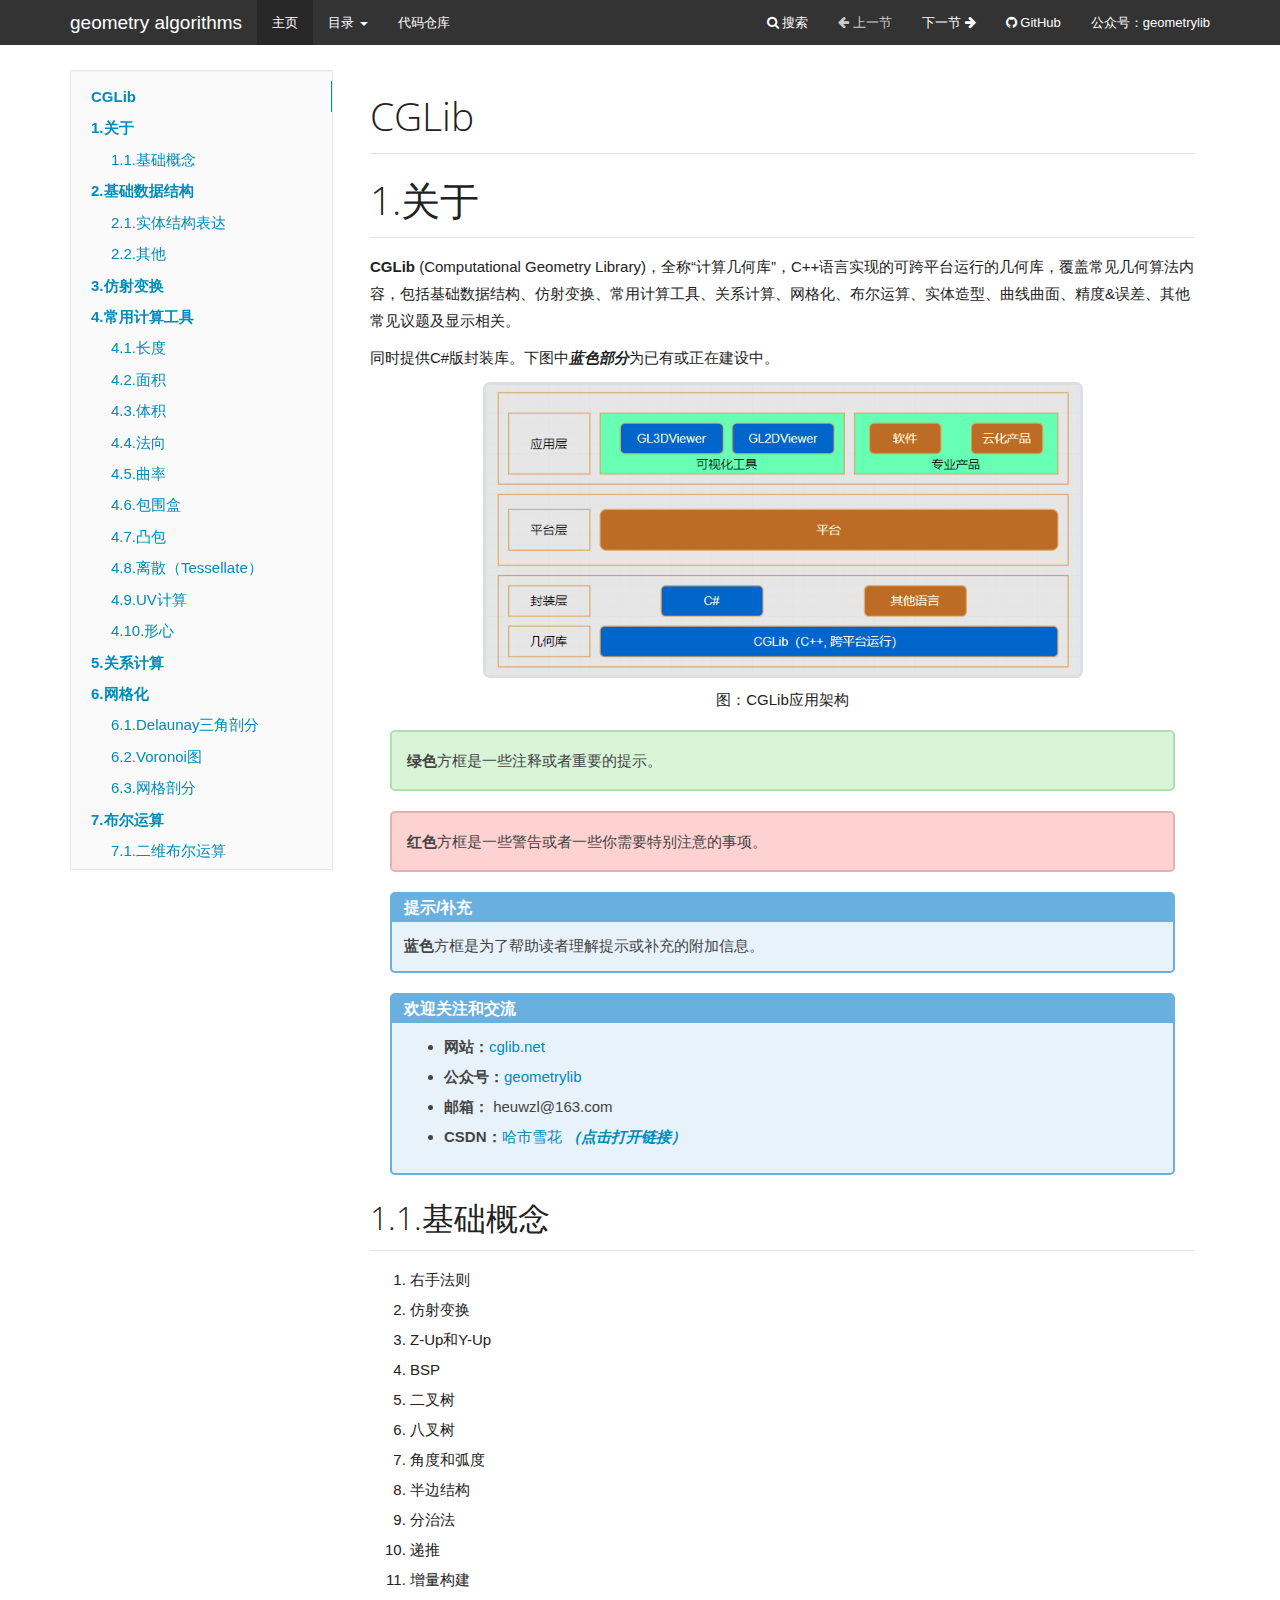
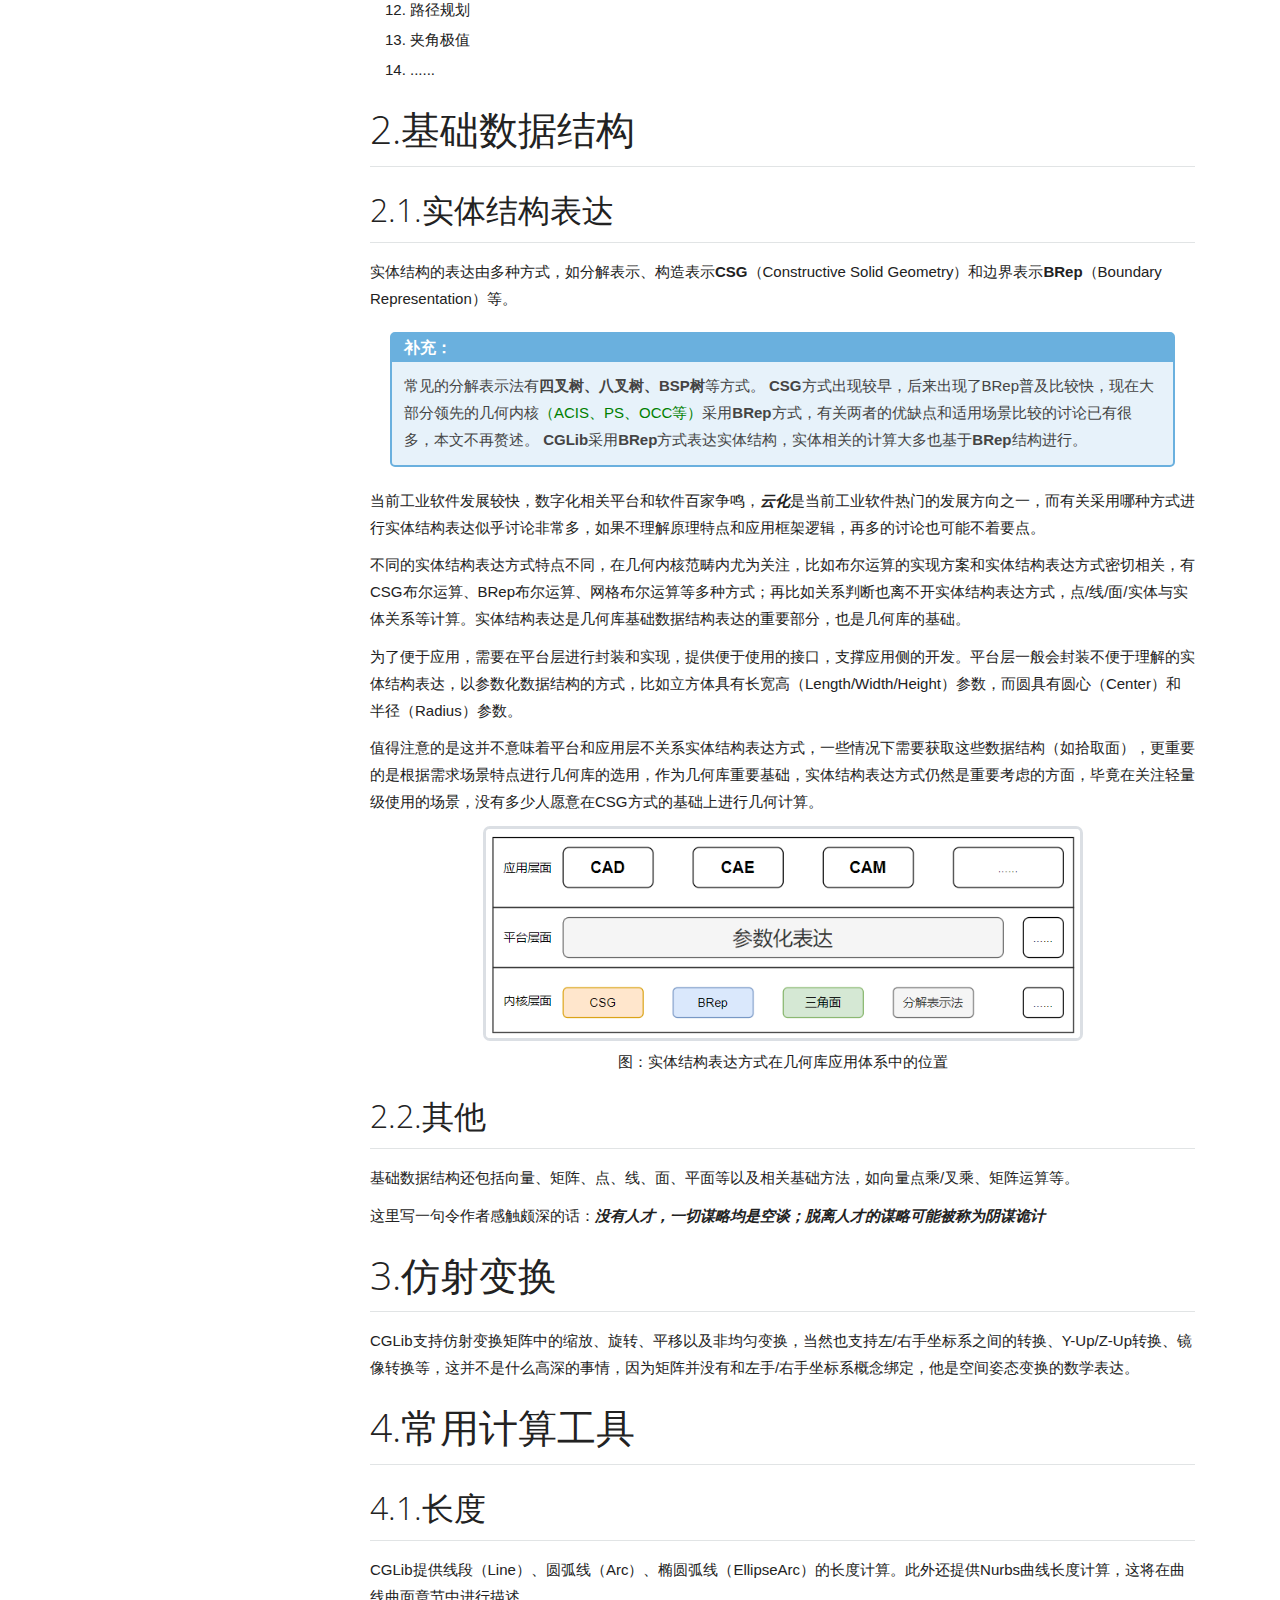
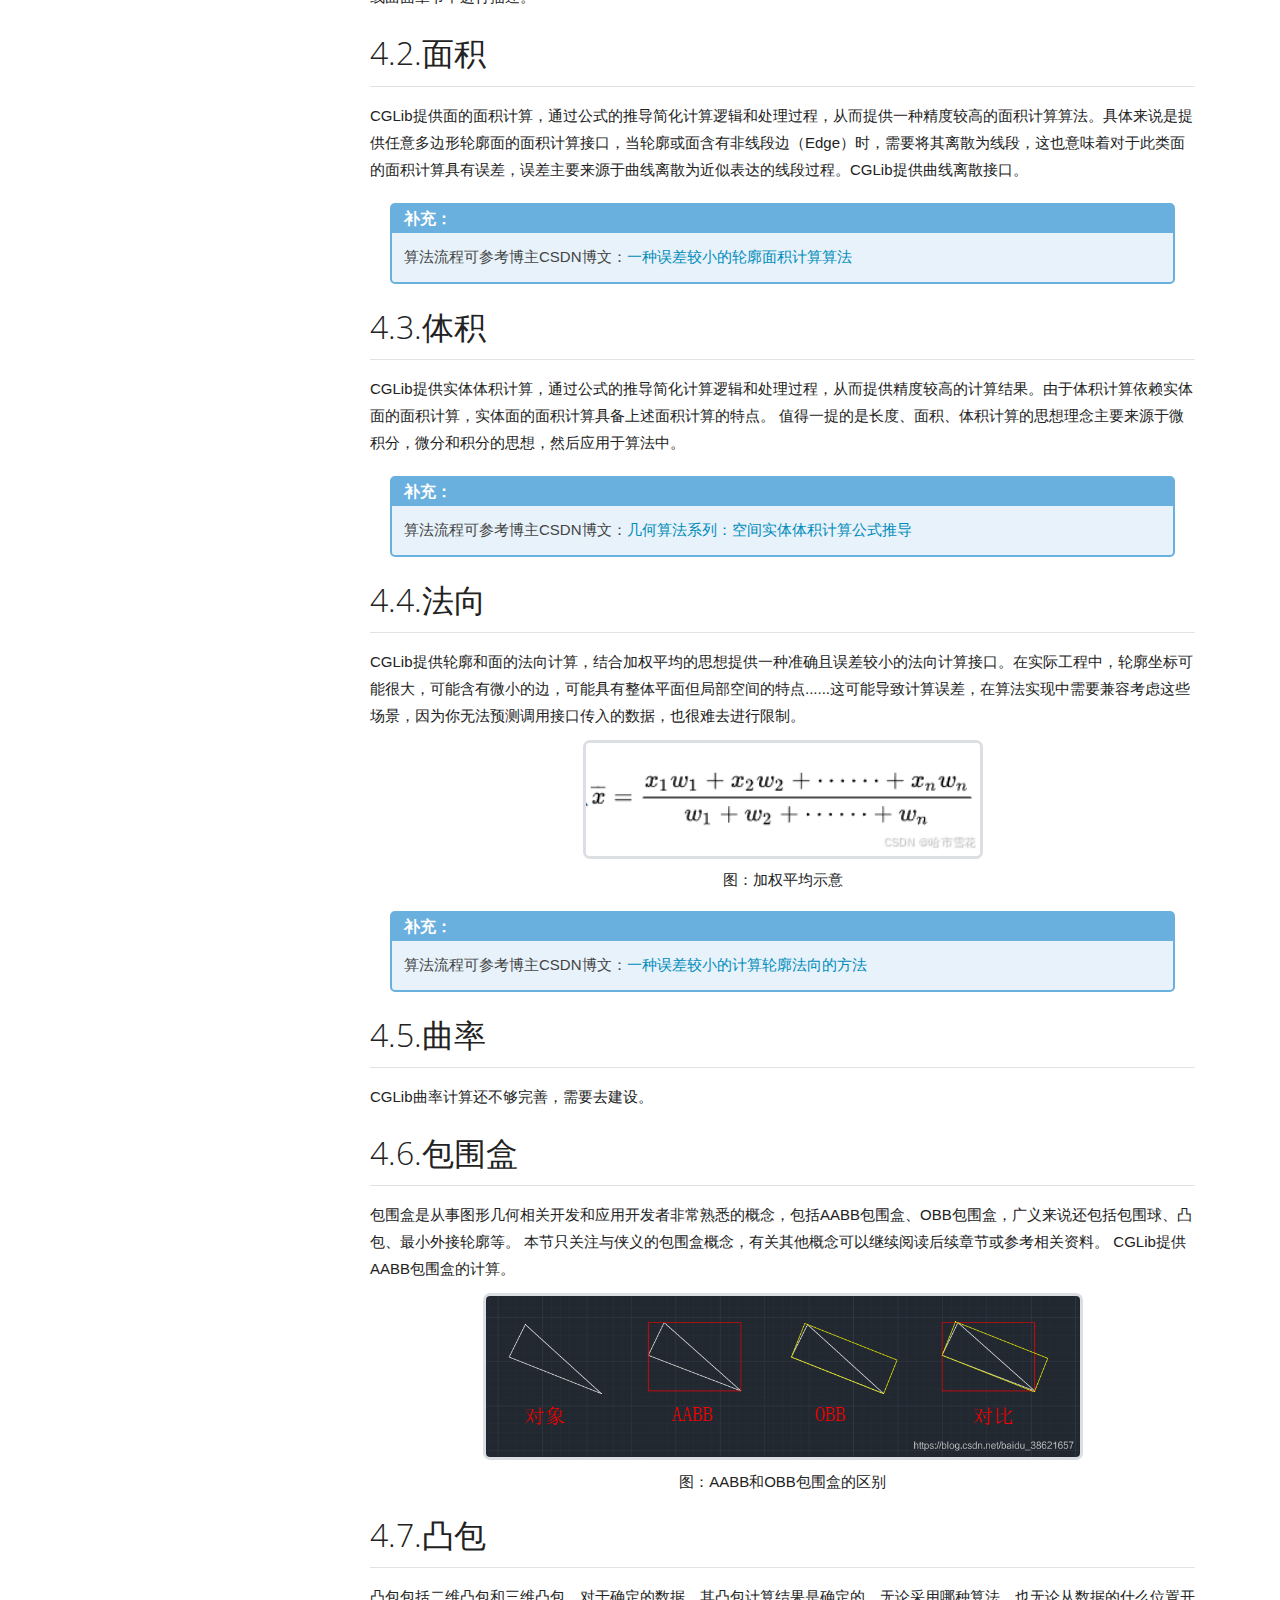
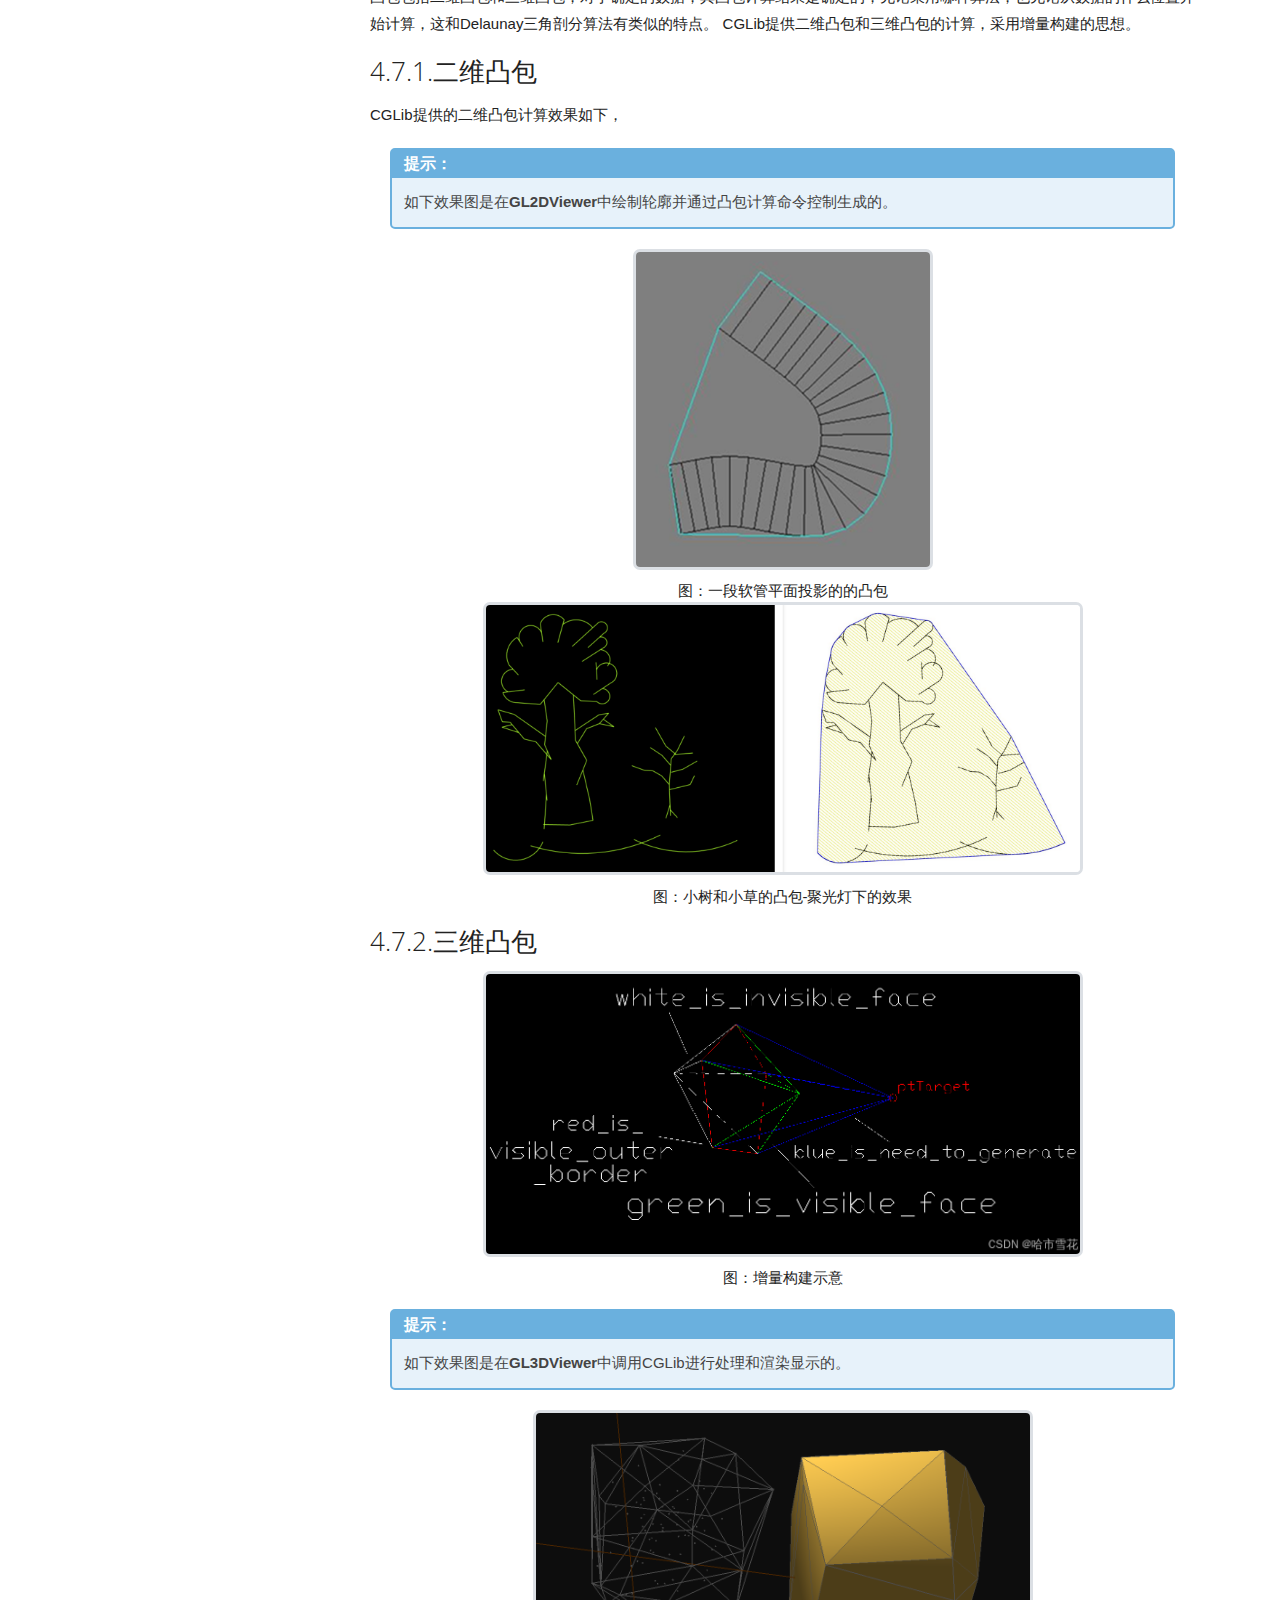
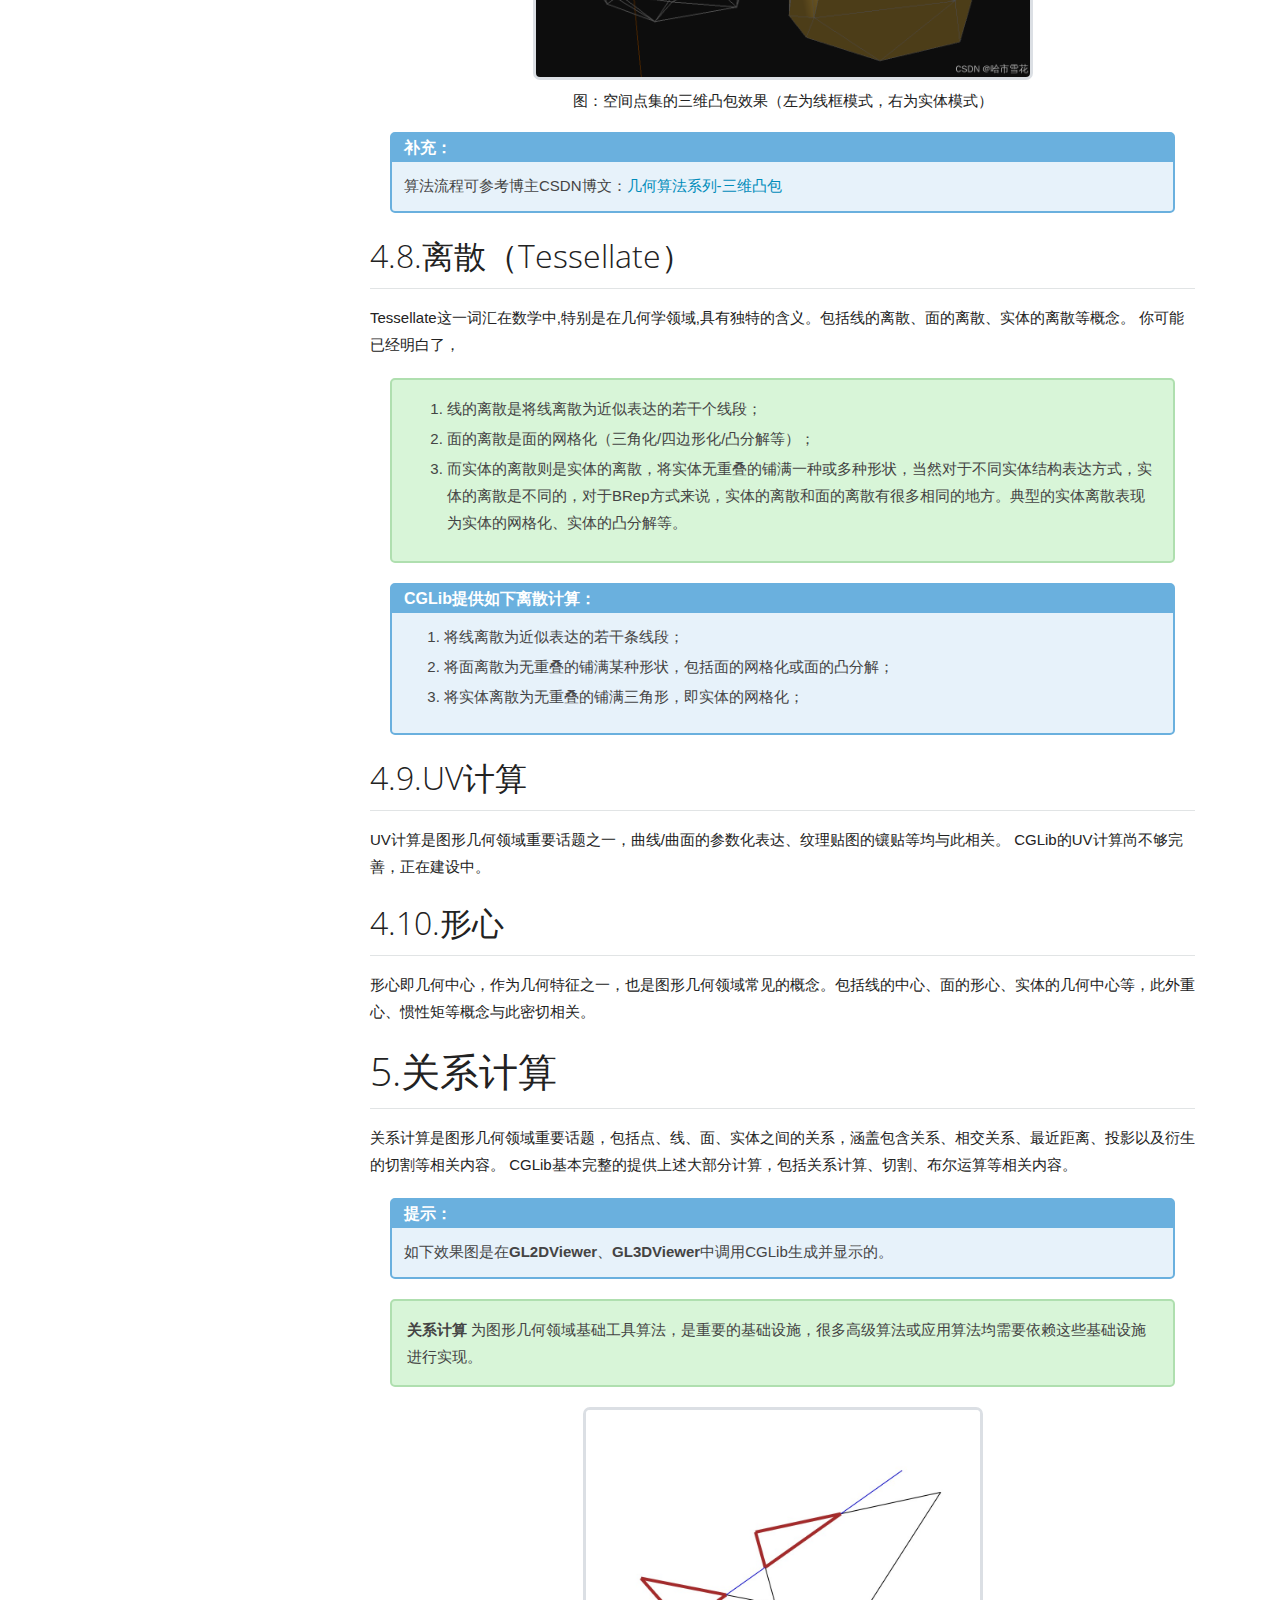
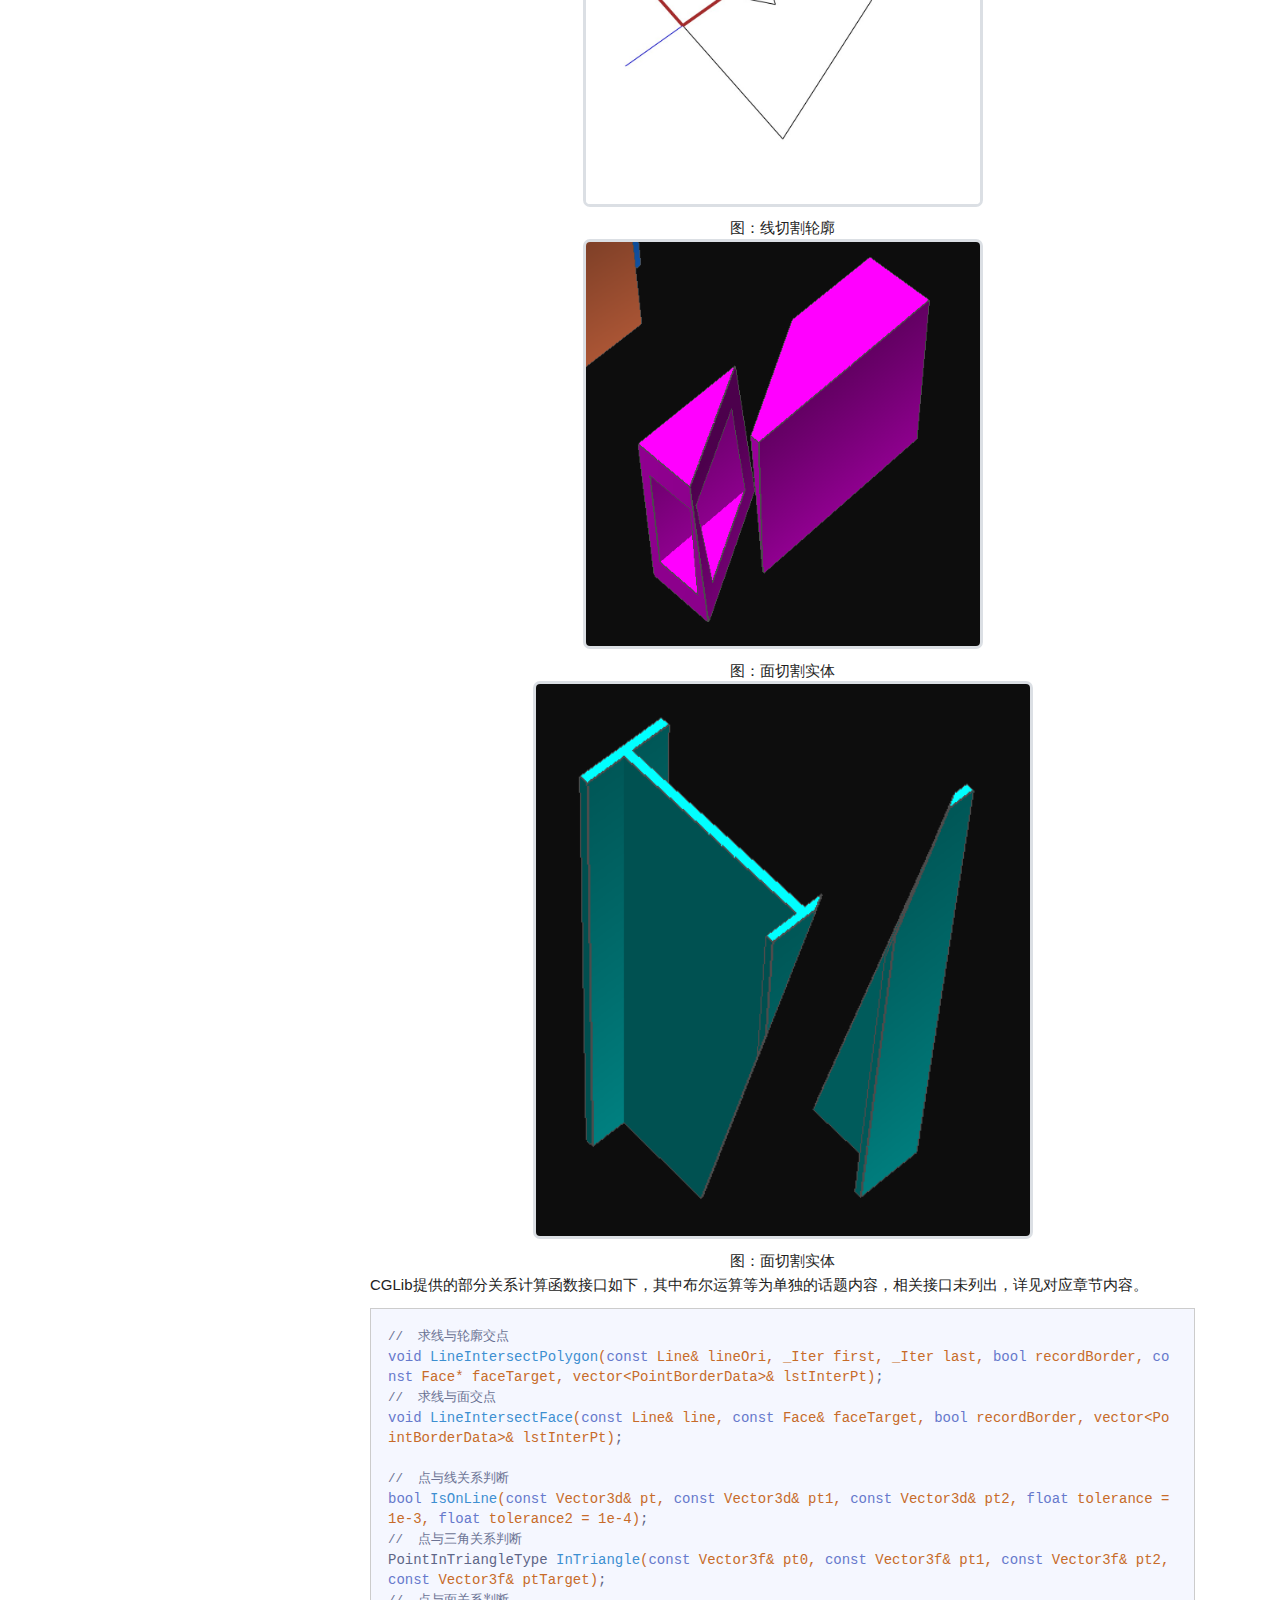
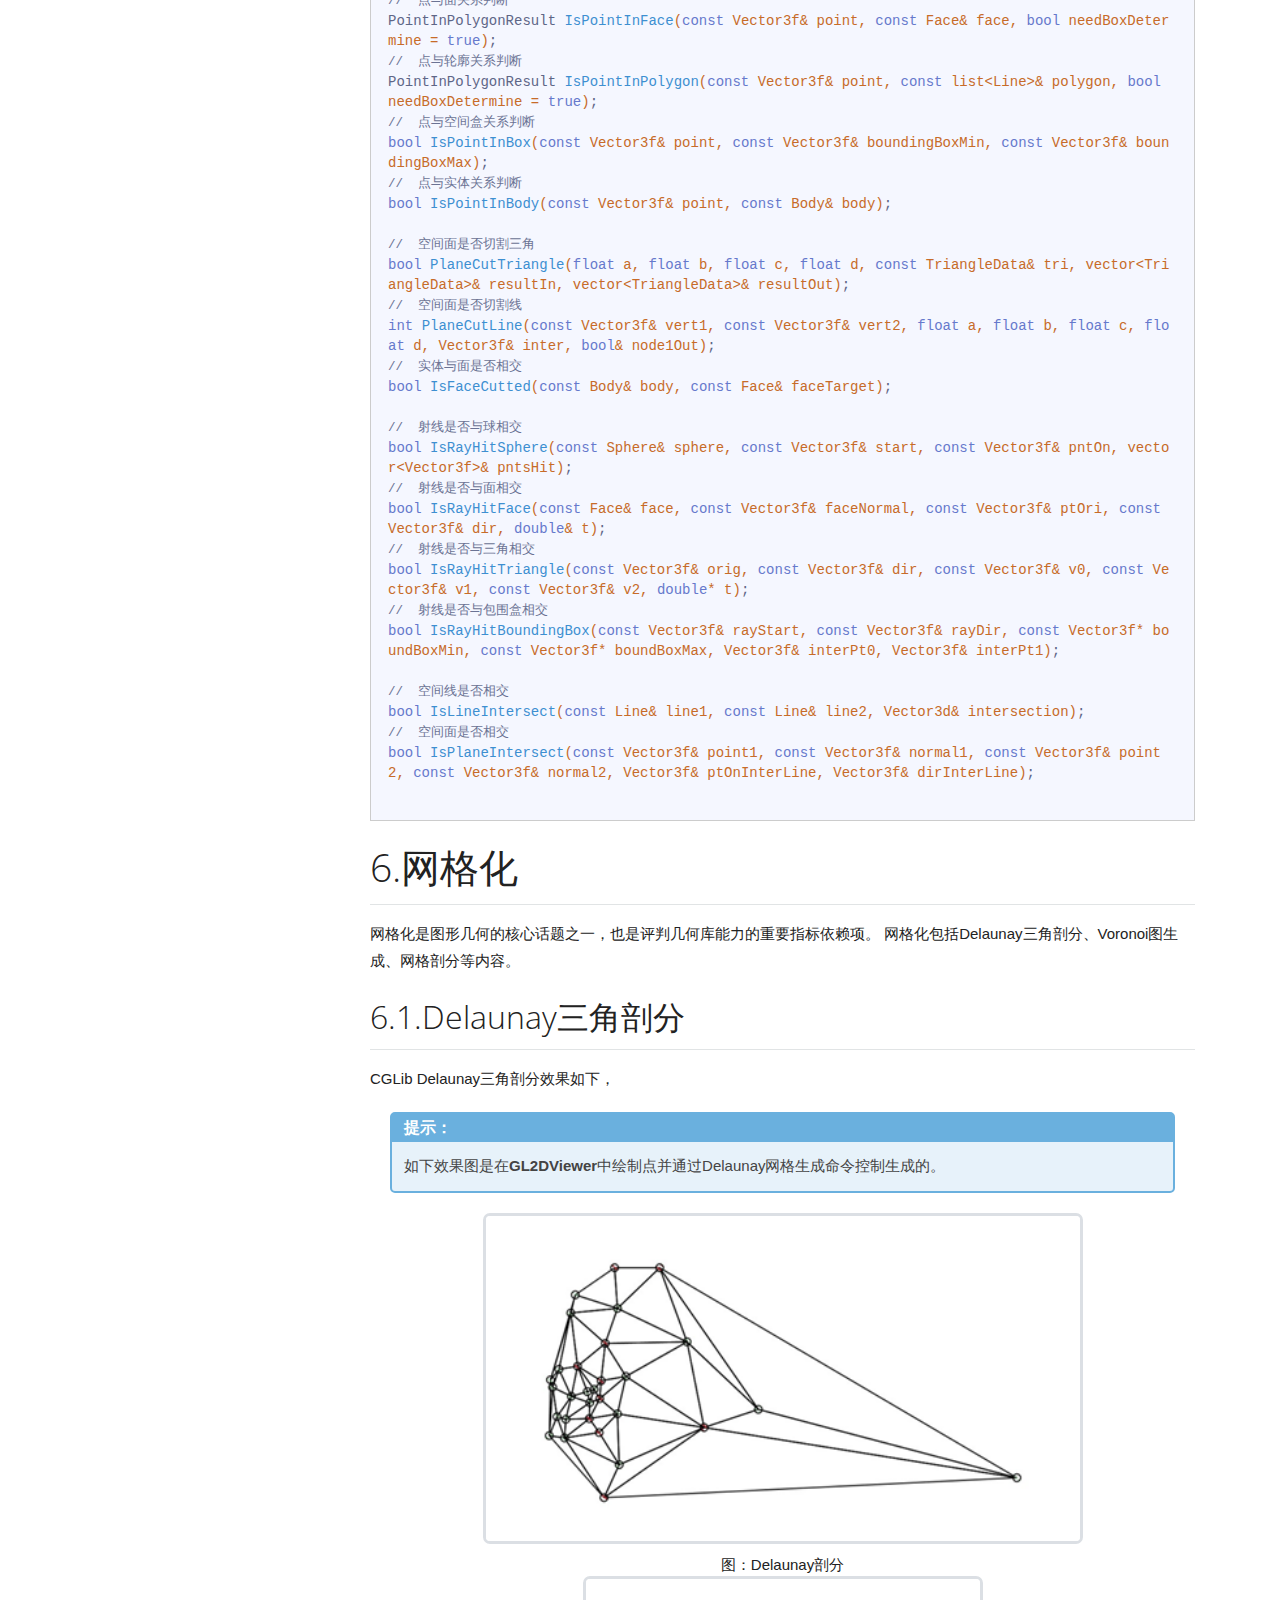
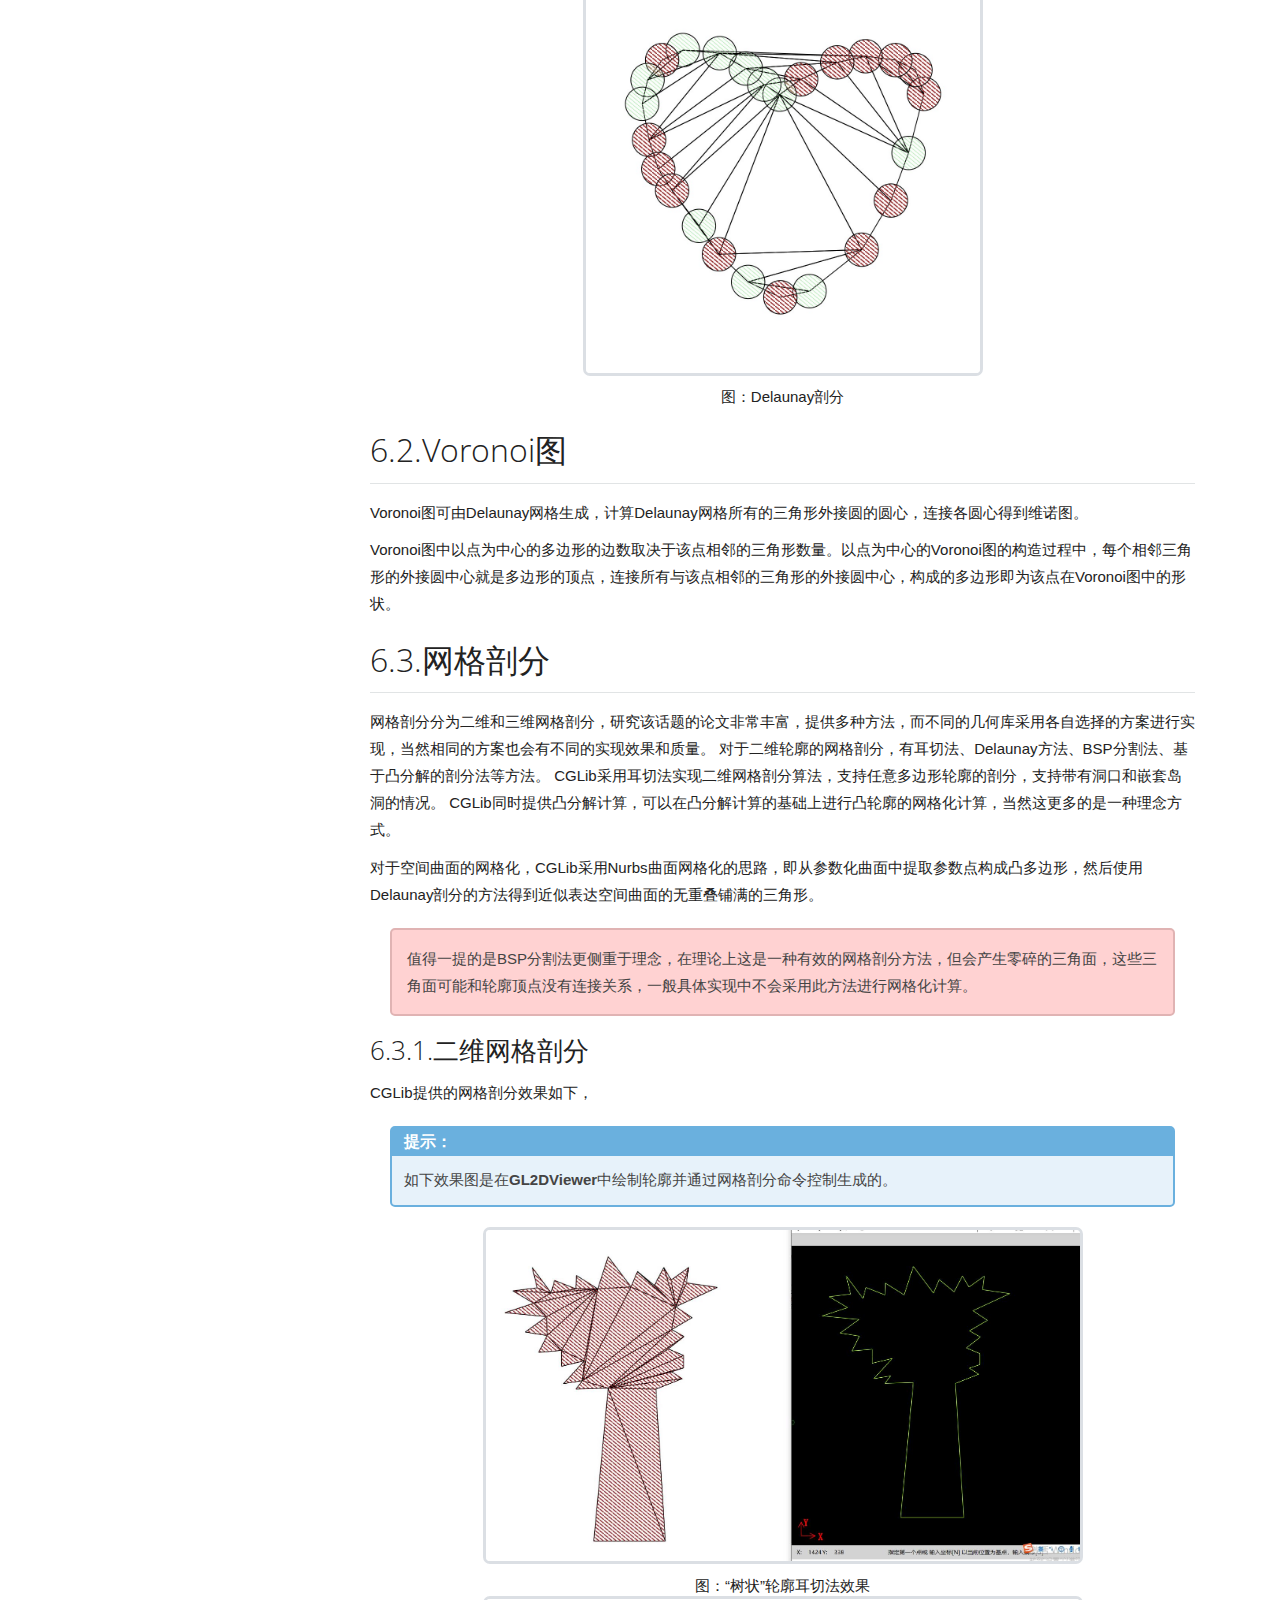
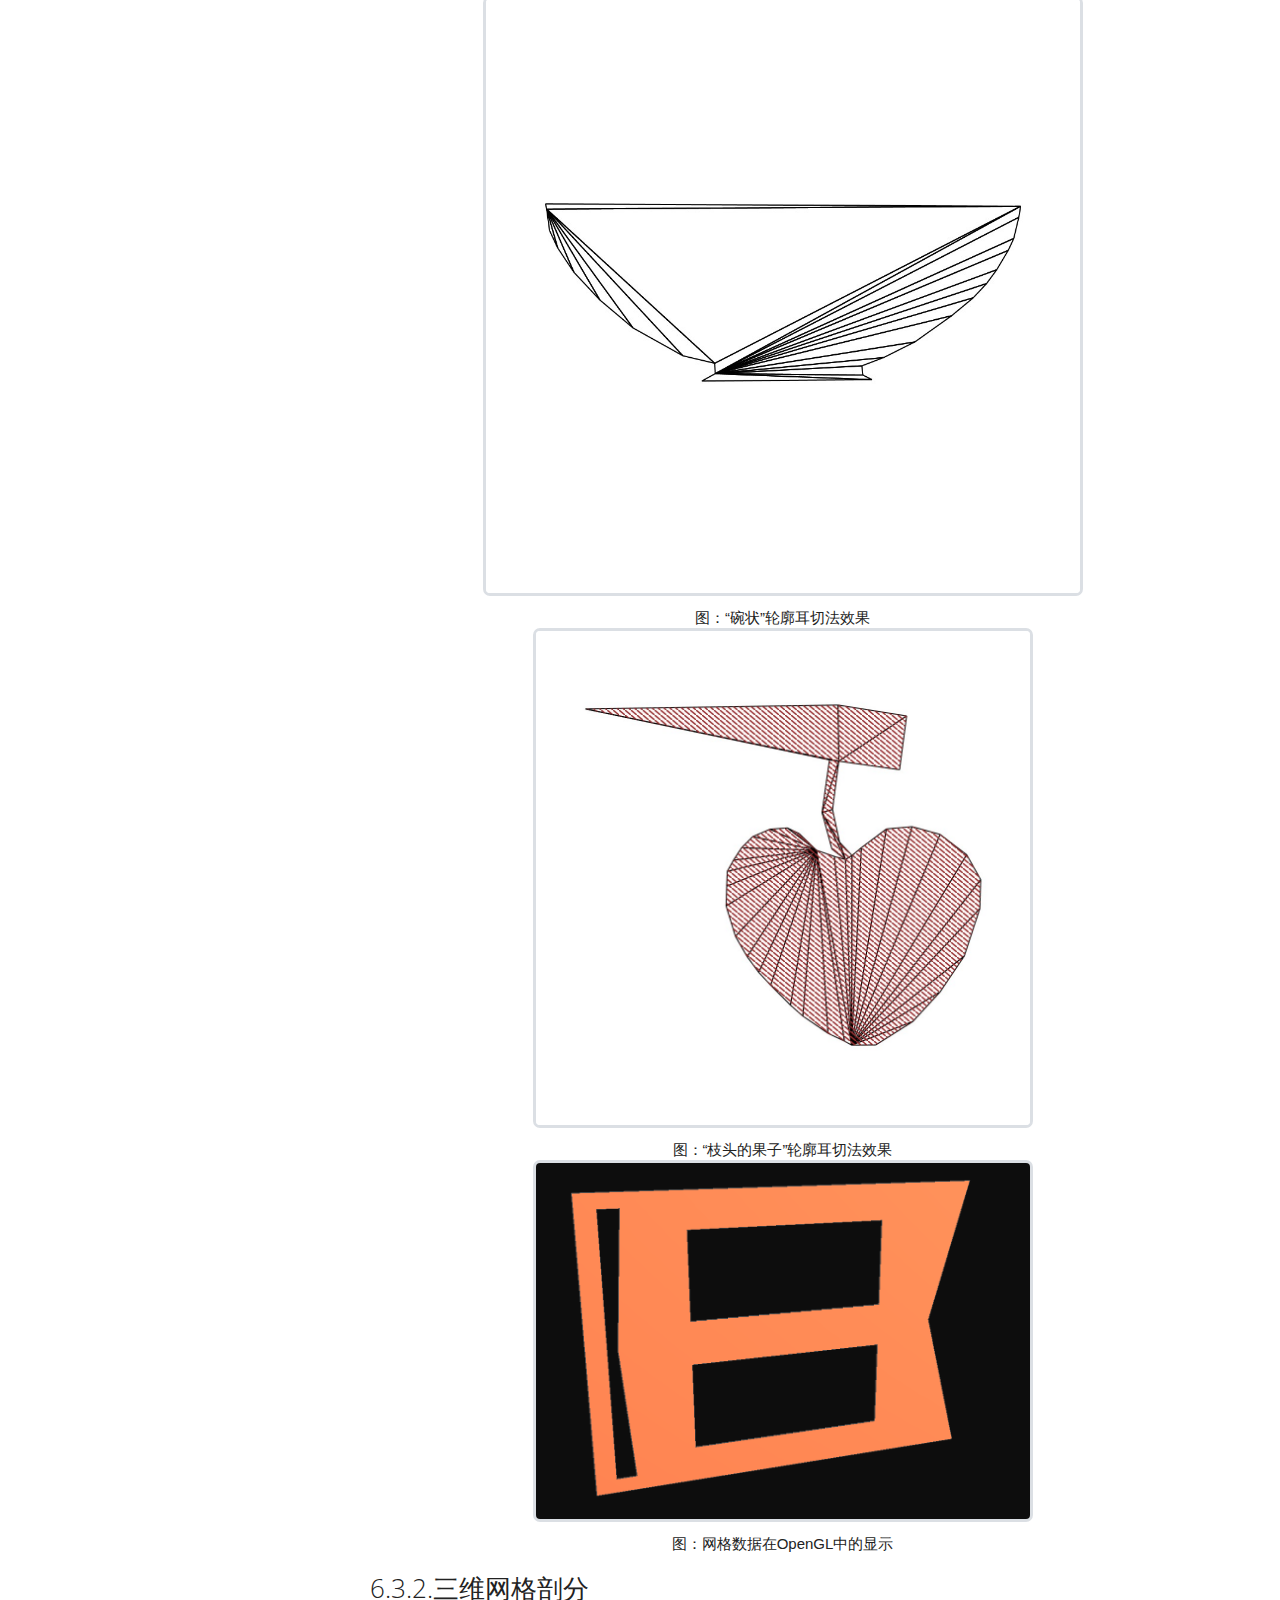
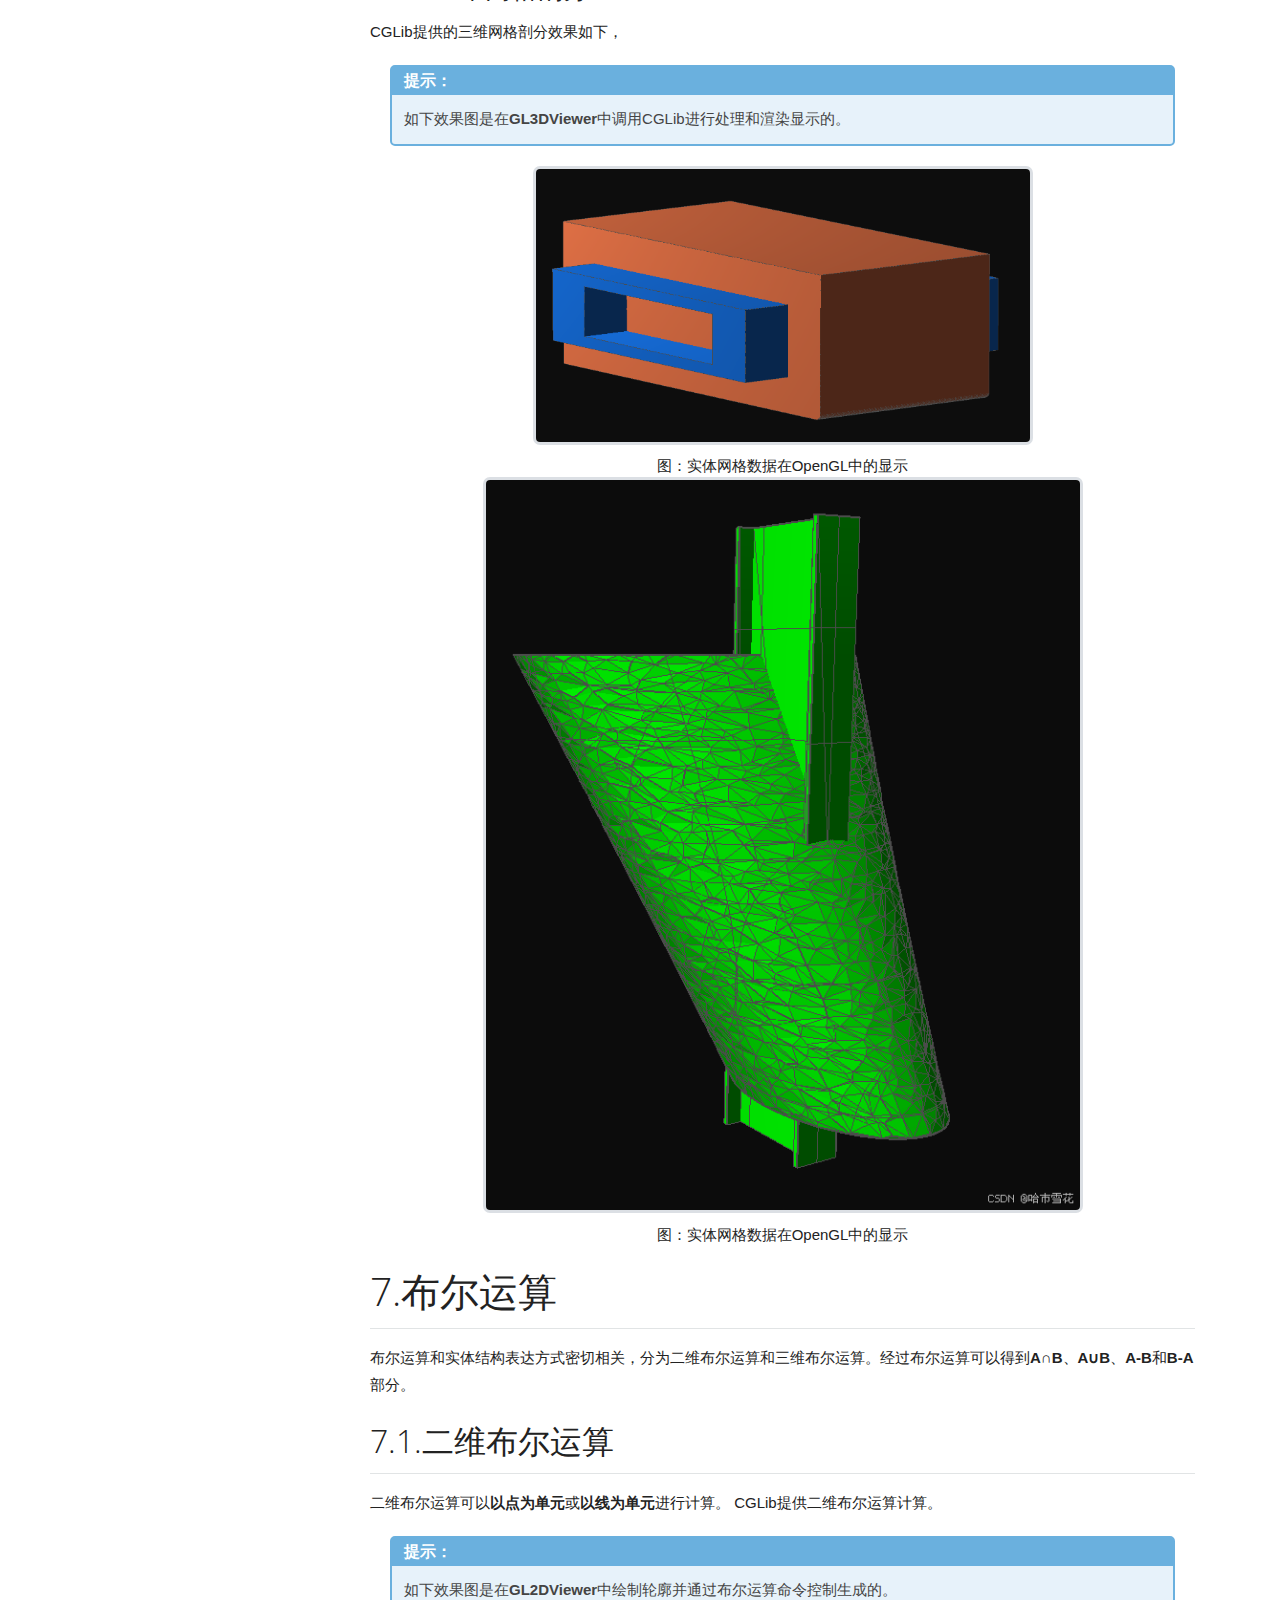
<file: site/index.html>
<!DOCTYPE html>
<html lang="en">
    <head>
        <meta charset="utf-8">
        <meta http-equiv="X-UA-Compatible" content="IE=edge">
        <meta name="viewport" content="width=device-width, initial-scale=1.0">
        <meta name="description" content="计算几何算法">
        
        <link rel="canonical" href="https://hashixuehua.github.io/geometry/">
        <link rel="shortcut icon" href="./img/favicon.ico">

	<title>主页 - geometry algorithms</title>

        <link href="./css/bootstrap-custom.min.css" rel="stylesheet">
        <link href="./css/font-awesome-4.0.3.css" rel="stylesheet">
        <link rel="stylesheet" href="./css/highlight.css">
        <link href="./css/base.css" rel="stylesheet">
        <link href="css/style.css" rel="stylesheet">
        <link href="css/admonition_fix.css" rel="stylesheet">

        <!-- HTML5 shim and Respond.js IE8 support of HTML5 elements and media queries -->
        <!--[if lt IE 9]>
            <script src="https://oss.maxcdn.com/libs/html5shiv/3.7.0/html5shiv.js"></script>
            <script src="https://oss.maxcdn.com/libs/respond.js/1.3.0/respond.min.js"></script>
        <![endif]-->

        <script>
          (function(i,s,o,g,r,a,m){i['GoogleAnalyticsObject']=r;i[r]=i[r]||function(){
          (i[r].q=i[r].q||[]).push(arguments)},i[r].l=1*new Date();a=s.createElement(o),
          m=s.getElementsByTagName(o)[0];a.async=1;a.src=g;m.parentNode.insertBefore(a,m)
          })(window,document,'script','https://www.google-analytics.com/analytics.js','ga');
          ga('create', 'UA-80323542-1', 'auto');
          ga('send', 'pageview');
        </script>
    </head>

    <body>

        <div class="navbar navbar-default navbar-fixed-top" role="navigation">
    <div class="container">

        <!-- Collapsed navigation -->
        <div class="navbar-header">
            <!-- Expander button -->
            <button type="button" class="navbar-toggle" data-toggle="collapse" data-target=".navbar-collapse">
                <span class="sr-only">Toggle navigation</span>
                <span class="icon-bar"></span>
                <span class="icon-bar"></span>
                <span class="icon-bar"></span>
            </button>

            <!-- Main title -->
            <a class="navbar-brand" href=".">geometry algorithms</a>
        </div>

        <!-- Expanded navigation -->
        <div class="navbar-collapse collapse">
            <!-- Main navigation -->
            <ul class="nav navbar-nav">
            
            
                <li class="active">
                    <a href=".">主页</a>
                </li>
            
            
            
                <li class="dropdown">
                    <a href="#" class="dropdown-toggle" data-toggle="dropdown">目录 <b class="caret"></b></a>
                    <ul class="dropdown-menu">
                    
                        
<li >
    <a href="intro/">简介</a>
</li>

                    
                        
  <li class="dropdown-submenu">
    <a tabindex="-1" class="nav-title">凸包</a>
    <ul class="dropdown-menu">
        
            
<li >
    <a href="01%20Getting%20started/3DConvexHull/3DConvexHull/">三维凸包</a>
</li>

        
    </ul>
  </li>

                    
                        
  <li class="dropdown-submenu">
    <a tabindex="-1" class="nav-title">TODO</a>
    <ul class="dropdown-menu">
        
            
<li >
    <a href="02 TODO">TODO</a>
</li>

        
    </ul>
  </li>

                    
                    </ul>
                </li>
            
            
            
                <li >
                    <a href="code_repo/">代码仓库</a>
                </li>
            
            
            </ul>

            <!-- Search, Navigation and Repo links -->
            <ul class="nav navbar-nav navbar-right">
                <li>
                    <a href="#" data-toggle="modal" data-target="#mkdocs_search_modal">
                        <i class="fa fa-search"></i> 搜索
                    </a>
                </li>
                <li class="disabled">
                    <a rel="next" >
                        <i class="fa fa-arrow-left"></i> 上一节
                    </a>
                </li>
                <li >
                    <a rel="prev" href="intro/">
                        下一节 <i class="fa fa-arrow-right"></i>
                    </a>
                </li>
                
                <li>
                    <a href="https://github.com/hashixuehua/geometry">
                        
                            <i class="fa fa-github"></i>
                        
                        GitHub
                    </a>
                </li>
                
                <li>
                    <a href="https://blog.csdn.net/baidu_38621657/">
                        公众号：geometrylib
                    </a>
                </li>
            </ul>
        </div>
    </div>
</div>

        <div class="container">
            <div class="col-md-3"><div class="bs-sidebar hidden-print affix well" role="complementary">
    <ul class="nav bs-sidenav">
    
        <li class="main active"><a href="#cglib">CGLib</a></li>
        
    
        <li class="main "><a href="#1">1.关于</a></li>
        
            <li><a href="#11">1.1.基础概念</a></li>
        
    
        <li class="main "><a href="#2">2.基础数据结构</a></li>
        
            <li><a href="#21">2.1.实体结构表达</a></li>
        
            <li><a href="#22">2.2.其他</a></li>
        
    
        <li class="main "><a href="#3">3.仿射变换</a></li>
        
    
        <li class="main "><a href="#4">4.常用计算工具</a></li>
        
            <li><a href="#41">4.1.长度</a></li>
        
            <li><a href="#42">4.2.面积</a></li>
        
            <li><a href="#43">4.3.体积</a></li>
        
            <li><a href="#44">4.4.法向</a></li>
        
            <li><a href="#45">4.5.曲率</a></li>
        
            <li><a href="#46">4.6.包围盒</a></li>
        
            <li><a href="#47">4.7.凸包</a></li>
        
            <li><a href="#48tessellate">4.8.离散（Tessellate）</a></li>
        
            <li><a href="#49uv">4.9.UV计算</a></li>
        
            <li><a href="#410">4.10.形心</a></li>
        
    
        <li class="main "><a href="#5">5.关系计算</a></li>
        
    
        <li class="main "><a href="#6">6.网格化</a></li>
        
            <li><a href="#61delaunay">6.1.Delaunay三角剖分</a></li>
        
            <li><a href="#62voronoi">6.2.Voronoi图</a></li>
        
            <li><a href="#63">6.3.网格剖分</a></li>
        
    
        <li class="main "><a href="#7">7.布尔运算</a></li>
        
            <li><a href="#71">7.1.二维布尔运算</a></li>
        
            <li><a href="#72">7.2.三维布尔运算</a></li>
        
            <li><a href="#73">7.3.不规范数据的处理</a></li>
        
    
        <li class="main "><a href="#8">8.实体造型</a></li>
        
    
        <li class="main "><a href="#9">9.曲线曲面</a></li>
        
    
        <li class="main "><a href="#10">10.其他议题</a></li>
        
            <li><a href="#101">10.1.网格简化</a></li>
        
            <li><a href="#102">10.2.轮廓提取</a></li>
        
            <li><a href="#103">10.3.外壳提取</a></li>
        
            <li><a href="#104">10.4.凸分解</a></li>
        
            <li><a href="#105">10.5.边线提取</a></li>
        
            <li><a href="#106">10.6.实例化识别</a></li>
        
            <li><a href="#107">10.7.碰撞检查</a></li>
        
            <li><a href="#108">10.8.路径规划</a></li>
        
            <li><a href="#109">10.9.共线合并</a></li>
        
            <li><a href="#1010">10.10.最短距离点</a></li>
        
    
        <li class="main "><a href="#11_1">11.精度和误差</a></li>
        
    
        <li class="main "><a href="#12">12.显示</a></li>
        
    
        <li class="main "><a href="#13">13.其他</a></li>
        
    
    </ul>
</div></div>
            <div class="col-md-9" role="main">

<h1 id="cglib">CGLib</h1>
<h1 id="1">1.关于</h1>
<p><strong>CGLib</strong> (Computational Geometry Library)，全称“计算几何库”，C++语言实现的可跨平台运行的几何库，覆盖常见几何算法内容，包括基础数据结构、仿射变换、常用计算工具、关系计算、网格化、布尔运算、实体造型、曲线曲面、精度&amp;误差、其他常见议题及显示相关。</p>
<p>同时提供C#版封装库。下图中<strong><em>蓝色部分</em></strong>为已有或正在建设中。</p>
<p><img src="./img/root/image-26.png" alt="CGLib应用架构" width="600" align="middle" style="display: block; margin-left: auto; margin-right: auto;"/></p>
<figcaption style="text-align: center;">图：CGLib应用架构</figcaption>

<div class="admonition important">
<p class="admonition-title">Important</p>
<p><strong>绿色</strong>方框是一些注释或者重要的提示。</p>
</div>
<div class="admonition attention">
<p class="admonition-title">Attention</p>
<p><strong>红色</strong>方框是一些警告或者一些你需要特别注意的事项。</p>
</div>
<div class="admonition note">
<p class="admonition-title">提示/补充</p>
<p><strong>蓝色</strong>方框是为了帮助读者理解提示或补充的附加信息。</p>
</div>
<p><span id="follow"></span></p>
<div class="admonition note">
<p class="admonition-title">欢迎关注和交流</p>
<ul>
<li><strong>网站：</strong><a href="cglib.net">cglib.net</a></li>
<li><strong>公众号：</strong><a href="https://mp.weixin.qq.com/s/KRMuyvCr70Nuw5ZW0HWasw">geometrylib</a></li>
<li><strong>邮箱：</strong> heuwzl@163.com</li>
<li><strong>CSDN：</strong><a href="https://blog.csdn.net/baidu_38621657">哈市雪花 <strong><em>（点击打开链接）</em></strong></a></li>
</ul>
</div>
<h2 id="11">1.1.基础概念</h2>
<ol>
<li>右手法则</li>
<li>仿射变换</li>
<li>Z-Up和Y-Up</li>
<li>BSP</li>
<li>二叉树</li>
<li>八叉树</li>
<li>角度和弧度</li>
<li>半边结构</li>
<li>分治法</li>
<li>递推</li>
<li>增量构建</li>
<li>路径规划</li>
<li>夹角极值</li>
<li>......</li>
</ol>
<h1 id="2">2.基础数据结构</h1>
<h2 id="21">2.1.实体结构表达</h2>
<p>实体结构的表达由多种方式，如分解表示、构造表示<strong>CSG</strong>（Constructive Solid Geometry）和边界表示<strong>BRep</strong>（Boundary Representation）等。</p>
<div class="admonition note">
<p class="admonition-title">补充：</p>
<p>常见的分解表示法有<strong>四叉树、八叉树、BSP树</strong>等方式。
<strong>CSG</strong>方式出现较早，后来出现了BRep普及比较快，现在大部分领先的几何内核<def>（ACIS、PS、OCC等）</def>采用<strong>BRep</strong>方式，有关两者的优缺点和适用场景比较的讨论已有很多，本文不再赘述。
<strong>CGLib</strong>采用<strong>BRep</strong>方式表达实体结构，实体相关的计算大多也基于<strong>BRep</strong>结构进行。</p>
</div>
<p>当前工业软件发展较快，数字化相关平台和软件百家争鸣，<strong><em>云化</em></strong>是当前工业软件热门的发展方向之一，而有关采用哪种方式进行实体结构表达似乎讨论非常多，如果不理解原理特点和应用框架逻辑，再多的讨论也可能不着要点。</p>
<p>不同的实体结构表达方式特点不同，在几何内核范畴内尤为关注，比如布尔运算的实现方案和实体结构表达方式密切相关，有CSG布尔运算、BRep布尔运算、网格布尔运算等多种方式；再比如关系判断也离不开实体结构表达方式，点/线/面/实体与实体关系等计算。实体结构表达是几何库基础数据结构表达的重要部分，也是几何库的基础。</p>
<p>为了便于应用，需要在平台层进行封装和实现，提供便于使用的接口，支撑应用侧的开发。平台层一般会封装不便于理解的实体结构表达，以参数化数据结构的方式，比如立方体具有长宽高（Length/Width/Height）参数，而圆具有圆心（Center）和半径（Radius）参数。</p>
<p>值得注意的是这并不意味着平台和应用层不关系实体结构表达方式，一些情况下需要获取这些数据结构（如拾取面），更重要的是根据需求场景特点进行几何库的选用，作为几何库重要基础，实体结构表达方式仍然是重要考虑的方面，毕竟在关注轻量级使用的场景，没有多少人愿意在CSG方式的基础上进行几何计算。</p>
<p><img src="./img/root/image.png" alt="实体结构表达方式在几何库应用体系中的位置" width="600" align="middle" style="display: block; margin-left: auto; margin-right: auto;"/></p>
<figcaption style="text-align: center;">图：实体结构表达方式在几何库应用体系中的位置</figcaption>

<h2 id="22">2.2.其他</h2>
<p>基础数据结构还包括向量、矩阵、点、线、面、平面等以及相关基础方法，如向量点乘/叉乘、矩阵运算等。</p>
<p>这里写一句令作者感触颇深的话：<strong><em>没有人才，一切谋略均是空谈；脱离人才的谋略可能被称为阴谋诡计</em></strong></p>
<h1 id="3">3.仿射变换</h1>
<p>CGLib支持仿射变换矩阵中的缩放、旋转、平移以及非均匀变换，当然也支持左/右手坐标系之间的转换、Y-Up/Z-Up转换、镜像转换等，这并不是什么高深的事情，因为矩阵并没有和左手/右手坐标系概念绑定，他是空间姿态变换的数学表达。</p>
<h1 id="4">4.常用计算工具</h1>
<h2 id="41">4.1.长度</h2>
<p>CGLib提供线段（Line）、圆弧线（Arc）、椭圆弧线（EllipseArc）的长度计算。此外还提供Nurbs曲线长度计算，这将在曲线曲面章节中进行描述。</p>
<h2 id="42">4.2.面积</h2>
<p>CGLib提供面的面积计算，通过公式的推导简化计算逻辑和处理过程，从而提供一种精度较高的面积计算算法。具体来说是提供任意多边形轮廓面的面积计算接口，当轮廓或面含有非线段边（Edge）时，需要将其离散为线段，这也意味着对于此类面的面积计算具有误差，误差主要来源于曲线离散为近似表达的线段过程。CGLib提供曲线离散接口。</p>
<div class="admonition note">
<p class="admonition-title">补充：</p>
<p>算法流程可参考博主CSDN博文：<a href="https://blog.csdn.net/baidu_38621657/article/details/141868522">一种误差较小的轮廓面积计算算法</a></p>
</div>
<h2 id="43">4.3.体积</h2>
<p>CGLib提供实体体积计算，通过公式的推导简化计算逻辑和处理过程，从而提供精度较高的计算结果。由于体积计算依赖实体面的面积计算，实体面的面积计算具备上述面积计算的特点。
值得一提的是长度、面积、体积计算的思想理念主要来源于微积分，微分和积分的思想，然后应用于算法中。</p>
<div class="admonition note">
<p class="admonition-title">补充：</p>
<p>算法流程可参考博主CSDN博文：<a href="https://blog.csdn.net/baidu_38621657/article/details/143190814">几何算法系列：空间实体体积计算公式推导</a></p>
</div>
<h2 id="44">4.4.法向</h2>
<p>CGLib提供轮廓和面的法向计算，结合加权平均的思想提供一种准确且误差较小的法向计算接口。在实际工程中，轮廓坐标可能很大，可能含有微小的边，可能具有整体平面但局部空间的特点......这可能导致计算误差，在算法实现中需要兼容考虑这些场景，因为你无法预测调用接口传入的数据，也很难去进行限制。</p>
<p><img src="./img/root/image-23.png" alt="加权平均示意" width="400" align="middle" style="display: block; margin-left: auto; margin-right: auto;"/></p>
<figcaption style="text-align: center;">图：加权平均示意</figcaption>

<div class="admonition note">
<p class="admonition-title">补充：</p>
<p>算法流程可参考博主CSDN博文：<a href="https://blog.csdn.net/baidu_38621657/article/details/142600268">一种误差较小的计算轮廓法向的方法</a></p>
</div>
<h2 id="45">4.5.曲率</h2>
<p>CGLib曲率计算还不够完善，需要去建设。</p>
<h2 id="46">4.6.包围盒</h2>
<p>包围盒是从事图形几何相关开发和应用开发者非常熟悉的概念，包括AABB包围盒、OBB包围盒，广义来说还包括包围球、凸包、最小外接轮廓等。
本节只关注与侠义的包围盒概念，有关其他概念可以继续阅读后续章节或参考相关资料。
CGLib提供AABB包围盒的计算。</p>
<p><img src="./img/root/企业微信截图_17307057172710.png" alt="AABB和OBB包围盒的区别" width="600" align="middle" style="display: block; margin-left: auto; margin-right: auto;"/></p>
<figcaption style="text-align: center;">图：AABB和OBB包围盒的区别</figcaption>

<h2 id="47">4.7.凸包</h2>
<p>凸包包括二维凸包和三维凸包，对于确定的数据，其凸包计算结果是确定的，无论采用哪种算法，也无论从数据的什么位置开始计算，这和Delaunay三角剖分算法有类似的特点。
CGLib提供二维凸包和三维凸包的计算，采用增量构建的思想。</p>
<h3 id="471">4.7.1.二维凸包</h3>
<p>CGLib提供的二维凸包计算效果如下，</p>
<div class="admonition note">
<p class="admonition-title">提示：</p>
<p>如下效果图是在<strong>GL2DViewer</strong>中绘制轮廓并通过凸包计算命令控制生成的。</p>
</div>
<p><img src="./img/root/image-2.png" alt="一段软管平面投影的的凸包" width="300" align="middle" style="display: block; margin-left: auto; margin-right: auto;"/></p>
<figcaption style="text-align: center;">图：一段软管平面投影的的凸包</figcaption>

<p><img src="./img/root/77498287ddf4e27b7cd34601bcff393.png" alt="小树和小草的凸包：聚光灯下的效果" width="600" align="middle" style="display: block; margin-left: auto; margin-right: auto;"/></p>
<figcaption style="text-align: center;">图：小树和小草的凸包-聚光灯下的效果</figcaption>

<h3 id="472">4.7.2.三维凸包</h3>
<p><img src="./img/root/企业微信截图_17307058306701.png" alt="增量构建示意" width="600" align="middle" style="display: block; margin-left: auto; margin-right: auto;"/></p>
<figcaption style="text-align: center;">图：增量构建示意</figcaption>

<div class="admonition note">
<p class="admonition-title">提示：</p>
<p>如下效果图是在<strong>GL3DViewer</strong>中调用CGLib进行处理和渲染显示的。</p>
</div>
<p><img src="./img/root/企业微信截图_173070586736.png" alt="空间点集的三维凸包效果（左为线框模式，右为实体模式）" width="500" align="middle" style="display: block; margin-left: auto; margin-right: auto;"/></p>
<figcaption style="text-align: center;">图：空间点集的三维凸包效果（左为线框模式，右为实体模式）</figcaption>

<div class="admonition note">
<p class="admonition-title">补充：</p>
<p>算法流程可参考博主CSDN博文：<a href="https://blog.csdn.net/baidu_38621657/article/details/143163722">几何算法系列-三维凸包</a></p>
</div>
<h2 id="48tessellate">4.8.离散（Tessellate）</h2>
<p>Tessellate这一词汇在数学中,特别是在几何学领域,具有独特的含义。包括线的离散、面的离散、实体的离散等概念。
你可能已经明白了，</p>
<div class="admonition important">
<p class="admonition-title">Important</p>
<ol>
<li>线的离散是将线离散为近似表达的若干个线段；</li>
<li>面的离散是面的网格化（三角化/四边形化/凸分解等）；</li>
<li>而实体的离散则是实体的离散，将实体无重叠的铺满一种或多种形状，当然对于不同实体结构表达方式，实体的离散是不同的，对于BRep方式来说，实体的离散和面的离散有很多相同的地方。典型的实体离散表现为实体的网格化、实体的凸分解等。</li>
</ol>
</div>
<div class="admonition note">
<p class="admonition-title">CGLib提供如下离散计算：</p>
<ol>
<li>将线离散为近似表达的若干条线段；</li>
<li>将面离散为无重叠的铺满某种形状，包括面的网格化或面的凸分解；</li>
<li>将实体离散为无重叠的铺满三角形，即实体的网格化；</li>
</ol>
</div>
<h2 id="49uv">4.9.UV计算</h2>
<p>UV计算是图形几何领域重要话题之一，曲线/曲面的参数化表达、纹理贴图的镶贴等均与此相关。
CGLib的UV计算尚不够完善，正在建设中。</p>
<h2 id="410">4.10.形心</h2>
<p>形心即几何中心，作为几何特征之一，也是图形几何领域常见的概念。包括线的中心、面的形心、实体的几何中心等，此外重心、惯性矩等概念与此密切相关。</p>
<h1 id="5">5.关系计算</h1>
<p>关系计算是图形几何领域重要话题，包括点、线、面、实体之间的关系，涵盖包含关系、相交关系、最近距离、投影以及衍生的切割等相关内容。
CGLib基本完整的提供上述大部分计算，包括关系计算、切割、布尔运算等相关内容。</p>
<div class="admonition note">
<p class="admonition-title">提示：</p>
<p>如下效果图是在<strong>GL2DViewer</strong>、<strong>GL3DViewer</strong>中调用CGLib生成并显示的。</p>
</div>
<div class="admonition important">
<p class="admonition-title">Important</p>
<p><strong>关系计算</strong> 为图形几何领域基础工具算法，是重要的基础设施，很多高级算法或应用算法均需要依赖这些基础设施进行实现。</p>
</div>
<p><img src="./img/root/image-6.png" alt="线切割轮廓" width="400" align="middle" style="display: block; margin-left: auto; margin-right: auto;"/></p>
<figcaption style="text-align: center;">图：线切割轮廓</figcaption>

<p><img src="./img/root/image-11.png" alt="面切割实体" width="400" align="middle" style="display: block; margin-left: auto; margin-right: auto;"/></p>
<figcaption style="text-align: center;">图：面切割实体</figcaption>

<p><img src="./img/root/image-12.png" alt="面切割实体" width="500" align="middle" style="display: block; margin-left: auto; margin-right: auto;"/></p>
<figcaption style="text-align: center;">图：面切割实体</figcaption>

<p>CGLib提供的部分关系计算函数接口如下，其中布尔运算等为单独的话题内容，相关接口未列出，详见对应章节内容。</p>
<pre><code class="language-C++">//  求线与轮廓交点
void LineIntersectPolygon(const Line&amp; lineOri, _Iter first, _Iter last, bool recordBorder, const Face* faceTarget, vector&lt;PointBorderData&gt;&amp; lstInterPt);
//  求线与面交点 
void LineIntersectFace(const Line&amp; line, const Face&amp; faceTarget, bool recordBorder, vector&lt;PointBorderData&gt;&amp; lstInterPt);

//  点与线关系判断
bool IsOnLine(const Vector3d&amp; pt, const Vector3d&amp; pt1, const Vector3d&amp; pt2, float tolerance = 1e-3, float tolerance2 = 1e-4);
//  点与三角关系判断
PointInTriangleType InTriangle(const Vector3f&amp; pt0, const Vector3f&amp; pt1, const Vector3f&amp; pt2, const Vector3f&amp; ptTarget);
//  点与面关系判断
PointInPolygonResult IsPointInFace(const Vector3f&amp; point, const Face&amp; face, bool needBoxDetermine = true);
//  点与轮廓关系判断
PointInPolygonResult IsPointInPolygon(const Vector3f&amp; point, const list&lt;Line&gt;&amp; polygon, bool needBoxDetermine = true);
//  点与空间盒关系判断
bool IsPointInBox(const Vector3f&amp; point, const Vector3f&amp; boundingBoxMin, const Vector3f&amp; boundingBoxMax);
//  点与实体关系判断
bool IsPointInBody(const Vector3f&amp; point, const Body&amp; body);

//  空间面是否切割三角
bool PlaneCutTriangle(float a, float b, float c, float d, const TriangleData&amp; tri, vector&lt;TriangleData&gt;&amp; resultIn, vector&lt;TriangleData&gt;&amp; resultOut);
//  空间面是否切割线
int PlaneCutLine(const Vector3f&amp; vert1, const Vector3f&amp; vert2, float a, float b, float c, float d, Vector3f&amp; inter, bool&amp; node1Out);
//  实体与面是否相交
bool IsFaceCutted(const Body&amp; body, const Face&amp; faceTarget);

//  射线是否与球相交
bool IsRayHitSphere(const Sphere&amp; sphere, const Vector3f&amp; start, const Vector3f&amp; pntOn, vector&lt;Vector3f&gt;&amp; pntsHit);
//  射线是否与面相交
bool IsRayHitFace(const Face&amp; face, const Vector3f&amp; faceNormal, const Vector3f&amp; ptOri, const Vector3f&amp; dir, double&amp; t);
//  射线是否与三角相交
bool IsRayHitTriangle(const Vector3f&amp; orig, const Vector3f&amp; dir, const Vector3f&amp; v0, const Vector3f&amp; v1, const Vector3f&amp; v2, double* t);
//  射线是否与包围盒相交
bool IsRayHitBoundingBox(const Vector3f&amp; rayStart, const Vector3f&amp; rayDir, const Vector3f* boundBoxMin, const Vector3f* boundBoxMax, Vector3f&amp; interPt0, Vector3f&amp; interPt1);

//  空间线是否相交
bool IsLineIntersect(const Line&amp; line1, const Line&amp; line2, Vector3d&amp; intersection);
//  空间面是否相交
bool IsPlaneIntersect(const Vector3f&amp; point1, const Vector3f&amp; normal1, const Vector3f&amp; point2, const Vector3f&amp; normal2, Vector3f&amp; ptOnInterLine, Vector3f&amp; dirInterLine);

</code></pre>
<h1 id="6">6.网格化</h1>
<p>网格化是图形几何的核心话题之一，也是评判几何库能力的重要指标依赖项。
网格化包括Delaunay三角剖分、Voronoi图生成、网格剖分等内容。</p>
<h2 id="61delaunay">6.1.Delaunay三角剖分</h2>
<p>CGLib Delaunay三角剖分效果如下，</p>
<div class="admonition note">
<p class="admonition-title">提示：</p>
<p>如下效果图是在<strong>GL2DViewer</strong>中绘制点并通过Delaunay网格生成命令控制生成的。</p>
</div>
<p><img src="./img/root/企业微信截图_17307061681766.png" alt="Delaunay剖分" width="600" align="middle" style="display: block; margin-left: auto; margin-right: auto;"/></p>
<figcaption style="text-align: center;">图：Delaunay剖分</figcaption>

<p><img src="./img/root/企业微信截图_17307061746304.png" alt="Delaunay剖分" width="400" align="middle" style="display: block; margin-left: auto; margin-right: auto;"/></p>
<figcaption style="text-align: center;">图：Delaunay剖分</figcaption>

<h2 id="62voronoi">6.2.Voronoi图</h2>
<p>Voronoi图可由Delaunay网格生成，计算Delaunay网格所有的三角形外接圆的圆心，连接各圆心得到维诺图。</p>
<p>Voronoi图中以点为中心的多边形的边数取决于该点相邻的三角形数量。以点为中心的Voronoi图的构造过程中，每个相邻三角形的外接圆中心就是多边形的顶点，连接所有与该点相邻的三角形的外接圆中心，构成的多边形即为该点在Voronoi图中的形状。</p>
<h2 id="63">6.3.网格剖分</h2>
<p>网格剖分分为二维和三维网格剖分，研究该话题的论文非常丰富，提供多种方法，而不同的几何库采用各自选择的方案进行实现，当然相同的方案也会有不同的实现效果和质量。
对于二维轮廓的网格剖分，有耳切法、Delaunay方法、BSP分割法、基于凸分解的剖分法等方法。
CGLib采用耳切法实现二维网格剖分算法，支持任意多边形轮廓的剖分，支持带有洞口和嵌套岛洞的情况。
CGLib同时提供凸分解计算，可以在凸分解计算的基础上进行凸轮廓的网格化计算，当然这更多的是一种理念方式。</p>
<p>对于空间曲面的网格化，CGLib采用Nurbs曲面网格化的思路，即从参数化曲面中提取参数点构成凸多边形，然后使用Delaunay剖分的方法得到近似表达空间曲面的无重叠铺满的三角形。</p>
<div class="admonition attention">
<p class="admonition-title">Attention</p>
<p>值得一提的是BSP分割法更侧重于理念，在理论上这是一种有效的网格剖分方法，但会产生零碎的三角面，这些三角面可能和轮廓顶点没有连接关系，一般具体实现中不会采用此方法进行网格化计算。</p>
</div>
<h3 id="631">6.3.1.二维网格剖分</h3>
<p>CGLib提供的网格剖分效果如下，</p>
<div class="admonition note">
<p class="admonition-title">提示：</p>
<p>如下效果图是在<strong>GL2DViewer</strong>中绘制轮廓并通过网格剖分命令控制生成的。</p>
</div>
<p><img src="./img/root/企业微信截图_17307062239854.png" alt="“树状”轮廓耳切法效果" width="600" align="middle" style="display: block; margin-left: auto; margin-right: auto;"/></p>
<figcaption style="text-align: center;">图：“树状”轮廓耳切法效果</figcaption>

<p><img src="./img/root/image-3.png" alt="“碗状”轮廓耳切法效果" width="600" align="middle" style="display: block; margin-left: auto; margin-right: auto;"/></p>
<figcaption style="text-align: center;">图：“碗状”轮廓耳切法效果</figcaption>

<p><img src="./img/root/image-4.png" alt="“枝头的果子”轮廓耳切法效果" width="500" align="middle" style="display: block; margin-left: auto; margin-right: auto;"/></p>
<figcaption style="text-align: center;">图：“枝头的果子”轮廓耳切法效果</figcaption>

<p><img src="./img/root/image-5.png" alt="网格数据在OpenGL中的显示" width="500" align="middle" style="display: block; margin-left: auto; margin-right: auto;"/></p>
<figcaption style="text-align: center;">图：网格数据在OpenGL中的显示</figcaption>

<h3 id="632">6.3.2.三维网格剖分</h3>
<p>CGLib提供的三维网格剖分效果如下，</p>
<div class="admonition note">
<p class="admonition-title">提示：</p>
<p>如下效果图是在<strong>GL3DViewer</strong>中调用CGLib进行处理和渲染显示的。</p>
</div>
<p><img src="./img/root/image-8.png" alt="实体网格数据在OpenGL中的显示" width="500" align="middle" style="display: block; margin-left: auto; margin-right: auto;"/></p>
<figcaption style="text-align: center;">图：实体网格数据在OpenGL中的显示</figcaption>

<p><img src="./img/root/image-22.png" alt="实体网格数据在OpenGL中的显示" width="600" align="middle" style="display: block; margin-left: auto; margin-right: auto;"/></p>
<figcaption style="text-align: center;">图：实体网格数据在OpenGL中的显示</figcaption>

<h1 id="7">7.布尔运算</h1>
<p>布尔运算和实体结构表达方式密切相关，分为二维布尔运算和三维布尔运算。经过布尔运算可以得到<strong>A∩B</strong>、<strong>A∪B</strong>、<strong>A-B</strong>和<strong>B-A</strong>部分。</p>
<h2 id="71">7.1.二维布尔运算</h2>
<p>二维布尔运算可以<strong>以点为单元</strong>或<strong>以线为单元</strong>进行计算。
CGLib提供二维布尔运算计算。</p>
<div class="admonition note">
<p class="admonition-title">提示：</p>
<p>如下效果图是在<strong>GL2DViewer</strong>中绘制轮廓并通过布尔运算命令控制生成的。</p>
</div>
<p><img src="./img/root/企业微信截图_17307060502667.png" alt="轮廓布尔交显示" width="500" align="middle" style="display: block; margin-left: auto; margin-right: auto;"/></p>
<figcaption style="text-align: center;">图：轮廓布尔交显示</figcaption>

<p><img src="./img/root/企业微信截图_17307060791699.png" alt="轮廓布尔并显示" width="500" align="middle" style="display: block; margin-left: auto; margin-right: auto;"/></p>
<figcaption style="text-align: center;">图：轮廓布尔并显示</figcaption>

<p><img src="./img/root/企业微信截图_17307061129108.png" alt="轮廓布尔减显示" width="500" align="middle" style="display: block; margin-left: auto; margin-right: auto;"/></p>
<figcaption style="text-align: center;">图：轮廓布尔减显示</figcaption>

<h2 id="72">7.2.三维布尔运算</h2>
<p>根据实体结构表达方式分为<strong><em>BRep布尔运算</em></strong>、<strong><em>CSG布尔运算</em></strong>、<strong><em>网格布尔运算</em></strong>等，而网格布尔运算又有多种，如BSP方式、八叉树方式。
CGLib提供BRep布尔运算、网格布尔运算，其中网格布尔运算提供BSP方式和八叉树方式。</p>
<div class="admonition attention">
<p class="admonition-title">Attention</p>
<p>值得指出的是BSP方式更多的是理念方法，在实际工程中一般不采用此方式，BSP方式逻辑简单暴力，效率较低，会产生大量的零碎三角面，且对数据规范性要求较高，适用性较差，实际工程数据来源多，很难保证完全提供符合其要求的数据，不建议采用这种方式。</p>
</div>
<p>不同方式的布尔运算算法并非是功能完全一致的，即有其适用场景同时不可被另一种完全替代。可以根据实际应用场景进行布尔运算方式的选择，如原始实体数据为三角网格的时候采用网格布尔运算，而原始实体数据为BRep实体时采用BRep布尔运算方式。</p>
<div class="admonition note">
<p class="admonition-title">提示：</p>
<p>如下效果图是在<strong>GL3DViewer</strong>中调用CGLib进行处理和渲染显示的。</p>
</div>
<p><img src="./img/root/image-7.png" alt="BRep布尔运算效果" width="600" align="middle" style="display: block; margin-left: auto; margin-right: auto;"/></p>
<figcaption style="text-align: center;">图：BRep布尔运算效果</figcaption>

<p><img src="./img/root/image-15.png" alt="八叉树网格布尔运算" width="600" align="middle" style="display: block; margin-left: auto; margin-right: auto;"/></p>
<figcaption style="text-align: center;">图：八叉树网格布尔运算</figcaption>

<p><img src="./img/root/image-24.png" alt="曲面构件网格布尔运算" width="600" align="middle" style="display: block; margin-left: auto; margin-right: auto;"/></p>
<figcaption style="text-align: center;">图：曲面构件网格布尔运算</figcaption>

<h2 id="73">7.3.不规范数据的处理</h2>
<p>如上述章节提到过，作为基础的算法工具，很难去预测调用接口时传入数据的特点，也很难去进行完全理想化的限制，当然对于错误数据产生错误结果往往也是一种合理的方案，但由于实际工程的复杂性和个性化，实体数据往往可能会<strong><em>不规范</em></strong>，注意不能简单的贴以<strong><em>数据错误</em></strong>的标签从而简单处理，比如几何实体内部嵌有内部几何实体的情况，对于此类数据的兼容处理也是布尔运算算法需要考虑的话题。
CGLib八叉树网格布尔运算对数据不规范情况进行的处理和方案优化，使其结果数据更贴近于 <strong><em>“预期”</em></strong>。</p>
<p><img src="./img/root/image-16.png" alt="不规范数据的处理" width="500" align="middle" style="display: block; margin-left: auto; margin-right: auto;"/></p>
<figcaption style="text-align: center;">图：不规范数据的处理</figcaption>

<h1 id="8">8.实体造型</h1>
<p>实体造型是CAD领域核心话题，可以分为<strong><em>拉伸</em></strong>、<strong><em>放样</em></strong>、<strong><em>旋转</em></strong>、<strong><em>直纹</em></strong>、<strong><em>融合</em></strong>等多种实体类型的构造，还包括切割、倒角等局部造型优化内容，结合以实体布尔运算可以构造复杂多样的实体效果。
CGLib涵盖主要造型议题，包括造型、局部造型优化、布尔运算等。</p>
<div class="admonition note">
<p class="admonition-title">提示：</p>
<p>如下效果图是在<strong>GL3DViewer</strong>中调用CGLib进行处理和渲染显示的。</p>
</div>
<p><img src="./img/root/image-20.png" alt="工字钢柱和直纹曲面实体造型" width="400" align="middle" style="display: block; margin-left: auto; margin-right: auto;"/></p>
<figcaption style="text-align: center;">图：工字钢柱和直纹曲面实体造型</figcaption>

<p><img src="./img/root/image-21.png" alt="工字钢柱与直纹曲面实体的交集" width="400" align="middle" style="display: block; margin-left: auto; margin-right: auto;"/></p>
<figcaption style="text-align: center;">图：工字钢柱与直纹曲面实体的交集</figcaption>

<p><img src="./img/root/image-9.png" alt="局部造型-倒角" width="400" align="middle" style="display: block; margin-left: auto; margin-right: auto;"/></p>
<figcaption style="text-align: center;">图：局部造型-倒角</figcaption>

<p><img src="./img/root/image-10.png" alt="局部造型-圆角" width="400" align="middle" style="display: block; margin-left: auto; margin-right: auto;"/></p>
<figcaption style="text-align: center;">图：局部造型-圆角</figcaption>

<h1 id="9">9.曲线曲面</h1>
<p>曲线曲面是图形几何难度相对较高的分支，按参数化方式的不同分为多项式曲线曲面、贝塞尔曲线曲面、Nurbs（非均匀有理B样条）曲线曲面等。
CGLib根据 <strong><em>《The NURBS Book 2nd》</em></strong> 中的理论和算法进行曲线曲面及相关算法的实现，主要提供Nurbs曲线曲面及相关算法。</p>
<div class="admonition note">
<p class="admonition-title">提示：</p>
<p>如下效果图是在<strong>GL3DViewer</strong>中调用CGLib进行处理和渲染显示的。</p>
</div>
<p><img src="./img/root/image-19.png" alt="曲面实体造型和网格布尔运算" width="600" align="middle" style="display: block; margin-left: auto; margin-right: auto;"/></p>
<figcaption style="text-align: center;">图：曲面实体造型和网格布尔运算</figcaption>

<h1 id="10">10.其他议题</h1>
<p>图形几何领域具有范围广、专业深的特点，所支撑的领域同样广泛，这就意味着图形几何算法众多，在上述提到的主要话题之外，仍然存在众多的几何算法在支撑多样场景的实现和运作。
作者将部分罗列如下，CGLib实现了其中部分话题，<strong>*但相关的话题远不止这些，这些几何工具算法是图形几何学中的星星点点，使得图形几何领域星汉灿烂</strong>。</p>
<h2 id="101">10.1.网格简化</h2>
<p>‌‌网格简化（Mesh Simplification）‌是‌计算机科学技术中的一个重要概念，指的是基于某种误差度量，用简化的网格曲面取代原始网格曲面的方法。这种方法通常通过一系列局部的简化操作，如‌顶点删除和‌边塌陷，来实现网格简化的目的。‌</p>
<p><img src="./img/root/网格简化-工字钢柱.png" alt="带圆角的工字钢网格简化效果" width="600" align="middle" style="display: block; margin-left: auto; margin-right: auto;"/></p>
<figcaption style="text-align: center;">图：带圆角的工字钢网格简化效果</figcaption>

<h2 id="102">10.2.轮廓提取</h2>
<p>平面或空间平面中存在若干条线，从中提取轮廓的过程即为轮廓提取。根据需要可以从中提取最大外围轮廓、所有闭合轮廓，当然也可以将提取的轮廓组织为轮廓树，方便进一步的应用。
轮廓提取是夹角极值运用的算法，上述章节中的凸包计算也是夹角极值运用的算法。</p>
<p>CGLib提供的轮廓提取效果如下，</p>
<div class="admonition note">
<p class="admonition-title">提示：</p>
<p>如下效果图是在<strong>GL2DViewer</strong>中绘制轮廓并通过轮廓提取命令控制生成的。</p>
</div>
<p><img src="./img/root/image-14.png" alt="“叶子”轮廓的提取" width="600" align="middle" style="display: block; margin-left: auto; margin-right: auto;"/></p>
<figcaption style="text-align: center;">图：“叶子”轮廓的提取</figcaption>

<p>在实际工程中可能存在<strong><em>大量的线数据</em></strong>，且可能存在<strong><em>线重复或部分重合</em></strong>的情况，CGLib同样支持这些情况下轮廓精确和完整的提取，以较高的效率处理。下图为从2739条线段中提取轮廓的效果，完整的提取出49个<strong><em>叶子轮廓</em></strong>。</p>
<p><img src="./img/root/image-17.png" alt="“叶子”轮廓的提取-2739条线段中提取49个轮廓" width="400" align="middle" style="display: block; margin-left: auto; margin-right: auto;"/></p>
<figcaption style="text-align: center;">图：“叶子”轮廓的提取-2739条线段中提取49个轮廓</figcaption>

<p><img src="./img/root/image-18.png" alt="提取轮廓树并显示" width="600" align="middle" style="display: block; margin-left: auto; margin-right: auto;"/></p>
<figcaption style="text-align: center;">图：提取轮廓树并显示</figcaption>

<h2 id="103">10.3.外壳提取</h2>
<p>空间模型往往比较复杂，试想一下，城市中有若干城区，每个城区有若干园区，每个园区有若干楼宇，此外还存在其他建设物、环境物，这将是巨大的信息，也意味着需要巨大的数据才能表征城市信息，此外还有数量级更大的动态信息。
在某些情况下往往需要关注模型或构件外表面，甚至是粗略的外表面，如城市白模模型、地图环境模型、园区宏观模型、建设物表面模型等，这时就需要外壳提取算法的调用。
外壳提取算法方案较多，包括拓扑链接、外壳抽析、可见性剔除等多种方案。</p>
<p><img src="./img/root/image-25.png" alt="建筑物外壳提取" width="600" align="middle" style="display: block; margin-left: auto; margin-right: auto;"/></p>
<figcaption style="text-align: center;">图：建筑物外壳提取</figcaption>

<h2 id="104">10.4.凸分解</h2>
<p>凸分解分为二维凸分解和三维凸分解。像诸多二维算法的推广一样，三维凸分解也可由二维凸分解推广而得。
由多种算法方案可以实现凸分解，包括夹角极值法、BSP分割法等。
CGLib提供的凸分解计算效果如下，</p>
<div class="admonition note">
<p class="admonition-title">提示：</p>
<p>如下效果图是在<strong>GL2DViewer</strong>中绘制轮廓并通过凸分解命令控制生成的。</p>
</div>
<p><img src="./img/root/e9b202a47abca7166f0e88da04459b5.png" alt="轮廓凸分解效果" width="600" align="middle" style="display: block; margin-left: auto; margin-right: auto;"/></p>
<figcaption style="text-align: center;">图：轮廓凸分解效果</figcaption>

<h2 id="105">10.5.边线提取</h2>
<p>为增强模型显示效果，凸显层次感，往往需要进行轮廓边线信息的显示，当原始几何数据为三角面数据时，往往需要自动进行边线提取，这就需要边线提取算法。</p>
<div class="admonition note">
<p class="admonition-title">补充：</p>
<p>为区分于<strong>10.2</strong>节中的<strong><em>轮廓提取</em></strong>算法，本节采用<strong><em>边线提取</em></strong>作为当前算法的名称。</p>
</div>
<div class="admonition note">
<p class="admonition-title">提示：</p>
<p>如下效果图是在<strong>GL3DViewer</strong>中调用CGLib进行处理和渲染显示的。</p>
</div>
<p><img src="./img/root/image-13.png" alt="边线提取和显示" width="400" align="middle" style="display: block; margin-left: auto; margin-right: auto;"/></p>
<figcaption style="text-align: center;">图：边线提取和显示</figcaption>

<h2 id="106">10.6.实例化识别</h2>
<p>在实际工程中往往需要识别提取<strong>形体一致</strong>的元素，如在图纸中提取相同的实例标识以进行数量统计和造价计算、在三维模型中识别和提取几何一致的构件以进行几何数据的共享等。</p>
<div class="admonition note">
<p class="admonition-title">补充：</p>
<p>这里的<strong>形体一致</strong>广义上还涵盖非均匀仿射变换关系的元素，在实际算法实现中为简化算法逻辑和处理过程，往往只关注均匀缩放/旋转/平移仿射变换的元素的<strong>一致性识别</strong>。</p>
</div>
<h2 id="107">10.7.碰撞检查</h2>
<p>碰撞检查算法可根据空间域角度和时间域角度进行分类。</p>
<h2 id="108">10.8.路径规划</h2>
<p>路径规划是运动规划的主要研究内容之一。运动规划由路径规划和轨迹规划组成，连接起点位置和终点位置的序列点或曲线称之为路径，构成路径的策略称之为路径规划。
路径规划在很多领域都具有广泛的应用。在高新科技领域的应用有：机器人的自主无碰行动；无人机的避障突防飞行；巡航导弹躲避雷达搜索、防反弹袭击、完成突防爆破任务等。</p>
<h2 id="109">10.9.共线合并</h2>
<p>在图形几何中，共线是指一组点或线段在同一直线上的情况，包括完全重合和部分重合情况的去重合并处理。一些图形几何算法的前处理过程需要进行共线合并，如<strong>轮廓提取</strong>。
CGLib提供共线合并算法，</p>
<h2 id="1010">10.10.最短距离点</h2>
<p>在一些计算中往往需要关注和目标点距离最近的点以进一步进行处理，CGLib提供从点集中寻找距离最近的点的计算。</p>
<p>CGLib提供的最短距离点计算效果如下，</p>
<div class="admonition note">
<p class="admonition-title">提示：</p>
<p>如下效果图是在<strong>GL2DViewer</strong>中绘制轮廓并通过最短距离点计算命令控制生成的。</p>
</div>
<p><img src="./img/root/image-1.png" alt="最短距离点的识别" width="600" align="middle" style="display: block; margin-left: auto; margin-right: auto;"/></p>
<figcaption style="text-align: center;">图：最短距离点的识别</figcaption>

<h1 id="11_1">11.精度和误差</h1>
<p>浮点值的存储、运算都可能会带来精度损失，了解精度损失背后的机制原因方便我们更好的了解什么情况下会发生精度损失、什么情况下精度损失较大，以及思考怎么避免或减少精度损失。
在CGLib中关注算法的精度话题，由诸多措施进行优化和保障。</p>
<div class="admonition note">
<p class="admonition-title">补充：</p>
<p>相关内容可参考博主CSDN博文：<a href="https://blog.csdn.net/baidu_38621657/article/details/141027014">关于float浮点值二进制存储和运算精度损失的话题</a></p>
</div>
<h1 id="12">12.显示</h1>
<p>为便于CGLib库的可视化展示，同时开发了<strong><em>GL2DViewer</em></strong>（基于WPF实现）和<strong><em>GL3DViewer</em></strong>（基于OpenGL实现）工具进行CGLib库的应用和可视化呈现。</p>
<div class="admonition note">
<p class="admonition-title">提示：</p>
<p>目前这两款工具尚未对外进行发布。</p>
</div>
<p><img src="./img/root/GL2DViewer-1.png" alt="GL2DViewer" width="600" align="middle" style="display: block; margin-left: auto; margin-right: auto;"/></p>
<figcaption style="text-align: center;">图：GL2DViewer</figcaption>

<p><img src="./img/root/GL3DViewer-1.png" alt="GL3DViewer" width="600" align="middle" style="display: block; margin-left: auto; margin-right: auto;"/></p>
<figcaption style="text-align: center;">图：GL3DViewer</figcaption>

<p><img src="./img/root/image-27.png" alt="基于Winform GDI+的结构力学求解器" width="600" align="middle" style="display: block; margin-left: auto; margin-right: auto;"/></p>
<figcaption style="text-align: center;">图：基于Winform GDI+的结构力学求解器</figcaption>

<h1 id="13">13.其他</h1>
<p>CGLib支持跨平台。</p>
<blockquote>
<p><strong><em>//2024-11-4 20:55 TODO......</em></strong></p>
</blockquote>
<div class="admonition note">
<p class="admonition-title">欢迎关注和交流</p>
<p>欢迎关注和交流。微信公众号（<a href="#follow"><strong>文章顶部</strong></a>）后续会更新相关<strong><em>图形几何算法文章</em></strong>，欢迎交流。</p>
</div>

<div id="disqus_thread"></div>
<script>
    (function() {
        var d = document, s = d.createElement('script');

        s.src = '//learnopengl-cn.disqus.com/embed.js';

        s.setAttribute('data-timestamp', +new Date());
        (d.head || d.body).appendChild(s);
    })();
</script>
<noscript>请启用JavaScript以浏览<a href="https://disqus.com/?ref_noscript" rel="nofollow">Disqus评论。</a></noscript></div>
        </div>

        <footer class="col-md-12">
            <hr>
            
            <center>Powered by <a href="http://www.mkdocs.org/">MkDocs</a> and <a href="http://bootswatch.com/yeti/">Yeti</a></center>
        </footer>

        <script src="./js/jquery-1.10.2.min.js"></script>
        <script src="./js/bootstrap-3.0.3.min.js"></script>
        <script src="./js/highlight.pack.js"></script>
        <script>var base_url = '.';</script>
        <script src="./js/base.js"></script>
        <script src="mathjax/MathJax.js?config=TeX-AMS_HTML"></script>
        <script src="search/main.js"></script>

        <div class="modal" id="mkdocs_search_modal" tabindex="-1" role="dialog" aria-labelledby="Search Modal" aria-hidden="true">
            <div class="modal-dialog">
                <div class="modal-content">
                    <div class="modal-header">
                        <button type="button" class="close" data-dismiss="modal"><span aria-hidden="true">&times;</span><span class="sr-only">关闭</span></button>
                        <h4 class="modal-title" id="exampleModalLabel">搜索</h4>
                    </div>
                    <div class="modal-body">
                        <p>
                            请在下面输入你要搜索的文本（仅支持英文）：
                        </p>
                        <form role="form">
                            <div class="form-group">
                                <input type="text" class="form-control" placeholder="搜索..." id="mkdocs-search-query">
                            </div>
                        </form>
                        <div id="mkdocs-search-results"></div>
                    </div>
                    <div class="modal-footer">
                    </div>
                </div>
            </div>
        </div>
    </body>
</html>
</file>
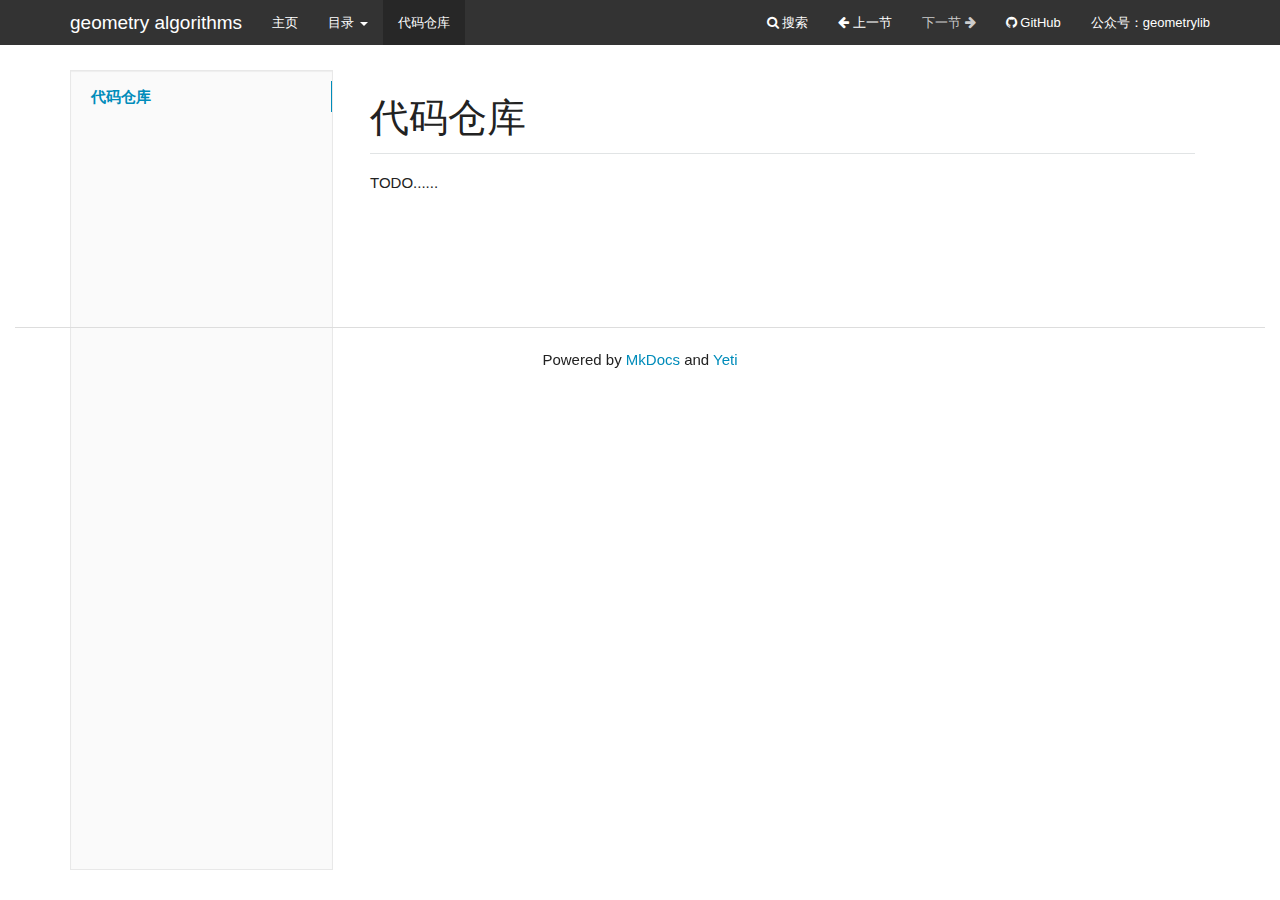
<file: site/code_repo/index.html>
<!DOCTYPE html>
<html lang="en">
    <head>
        <meta charset="utf-8">
        <meta http-equiv="X-UA-Compatible" content="IE=edge">
        <meta name="viewport" content="width=device-width, initial-scale=1.0">
        <meta name="description" content="计算几何算法">
        
        <link rel="canonical" href="https://hashixuehua.github.io/geometry/code_repo/">
        <link rel="shortcut icon" href="../img/favicon.ico">

	<title>代码仓库 - geometry algorithms</title>

        <link href="../css/bootstrap-custom.min.css" rel="stylesheet">
        <link href="../css/font-awesome-4.0.3.css" rel="stylesheet">
        <link rel="stylesheet" href="../css/highlight.css">
        <link href="../css/base.css" rel="stylesheet">
        <link href="../css/style.css" rel="stylesheet">
        <link href="../css/admonition_fix.css" rel="stylesheet">

        <!-- HTML5 shim and Respond.js IE8 support of HTML5 elements and media queries -->
        <!--[if lt IE 9]>
            <script src="https://oss.maxcdn.com/libs/html5shiv/3.7.0/html5shiv.js"></script>
            <script src="https://oss.maxcdn.com/libs/respond.js/1.3.0/respond.min.js"></script>
        <![endif]-->

        <script>
          (function(i,s,o,g,r,a,m){i['GoogleAnalyticsObject']=r;i[r]=i[r]||function(){
          (i[r].q=i[r].q||[]).push(arguments)},i[r].l=1*new Date();a=s.createElement(o),
          m=s.getElementsByTagName(o)[0];a.async=1;a.src=g;m.parentNode.insertBefore(a,m)
          })(window,document,'script','https://www.google-analytics.com/analytics.js','ga');
          ga('create', 'UA-80323542-1', 'auto');
          ga('send', 'pageview');
        </script>
    </head>

    <body>

        <div class="navbar navbar-default navbar-fixed-top" role="navigation">
    <div class="container">

        <!-- Collapsed navigation -->
        <div class="navbar-header">
            <!-- Expander button -->
            <button type="button" class="navbar-toggle" data-toggle="collapse" data-target=".navbar-collapse">
                <span class="sr-only">Toggle navigation</span>
                <span class="icon-bar"></span>
                <span class="icon-bar"></span>
                <span class="icon-bar"></span>
            </button>

            <!-- Main title -->
            <a class="navbar-brand" href="..">geometry algorithms</a>
        </div>

        <!-- Expanded navigation -->
        <div class="navbar-collapse collapse">
            <!-- Main navigation -->
            <ul class="nav navbar-nav">
            
            
                <li >
                    <a href="..">主页</a>
                </li>
            
            
            
                <li class="dropdown">
                    <a href="#" class="dropdown-toggle" data-toggle="dropdown">目录 <b class="caret"></b></a>
                    <ul class="dropdown-menu">
                    
                        
<li >
    <a href="../intro/">简介</a>
</li>

                    
                        
  <li class="dropdown-submenu">
    <a tabindex="-1" class="nav-title">凸包</a>
    <ul class="dropdown-menu">
        
            
<li >
    <a href="../01%20Getting%20started/3DConvexHull/3DConvexHull/">三维凸包</a>
</li>

        
    </ul>
  </li>

                    
                        
  <li class="dropdown-submenu">
    <a tabindex="-1" class="nav-title">TODO</a>
    <ul class="dropdown-menu">
        
            
<li >
    <a href="../02 TODO">TODO</a>
</li>

        
    </ul>
  </li>

                    
                    </ul>
                </li>
            
            
            
                <li class="active">
                    <a href="./">代码仓库</a>
                </li>
            
            
            </ul>

            <!-- Search, Navigation and Repo links -->
            <ul class="nav navbar-nav navbar-right">
                <li>
                    <a href="#" data-toggle="modal" data-target="#mkdocs_search_modal">
                        <i class="fa fa-search"></i> 搜索
                    </a>
                </li>
                <li >
                    <a rel="next" href="../01%20Getting%20started/3DConvexHull/3DConvexHull/">
                        <i class="fa fa-arrow-left"></i> 上一节
                    </a>
                </li>
                <li class="disabled">
                    <a rel="prev" >
                        下一节 <i class="fa fa-arrow-right"></i>
                    </a>
                </li>
                
                <li>
                    <a href="https://github.com/hashixuehua/geometry">
                        
                            <i class="fa fa-github"></i>
                        
                        GitHub
                    </a>
                </li>
                
                <li>
                    <a href="https://blog.csdn.net/baidu_38621657/">
                        公众号：geometrylib
                    </a>
                </li>
            </ul>
        </div>
    </div>
</div>

        <div class="container">
            <div class="col-md-3"><div class="bs-sidebar hidden-print affix well" role="complementary">
    <ul class="nav bs-sidenav">
    
        <li class="main active"><a href="#_1">代码仓库</a></li>
        
    
    </ul>
</div></div>
            <div class="col-md-9" role="main">

<h1 id="_1">代码仓库</h1>
<p>TODO......</p>

<div id="disqus_thread"></div>
<script>
    (function() {
        var d = document, s = d.createElement('script');

        s.src = '//learnopengl-cn.disqus.com/embed.js';

        s.setAttribute('data-timestamp', +new Date());
        (d.head || d.body).appendChild(s);
    })();
</script>
<noscript>请启用JavaScript以浏览<a href="https://disqus.com/?ref_noscript" rel="nofollow">Disqus评论。</a></noscript></div>
        </div>

        <footer class="col-md-12">
            <hr>
            
            <center>Powered by <a href="http://www.mkdocs.org/">MkDocs</a> and <a href="http://bootswatch.com/yeti/">Yeti</a></center>
        </footer>

        <script src="../js/jquery-1.10.2.min.js"></script>
        <script src="../js/bootstrap-3.0.3.min.js"></script>
        <script src="../js/highlight.pack.js"></script>
        <script>var base_url = '..';</script>
        <script src="../js/base.js"></script>
        <script src="../mathjax/MathJax.js?config=TeX-AMS_HTML"></script>
        <script src="../search/main.js"></script>

        <div class="modal" id="mkdocs_search_modal" tabindex="-1" role="dialog" aria-labelledby="Search Modal" aria-hidden="true">
            <div class="modal-dialog">
                <div class="modal-content">
                    <div class="modal-header">
                        <button type="button" class="close" data-dismiss="modal"><span aria-hidden="true">&times;</span><span class="sr-only">关闭</span></button>
                        <h4 class="modal-title" id="exampleModalLabel">搜索</h4>
                    </div>
                    <div class="modal-body">
                        <p>
                            请在下面输入你要搜索的文本（仅支持英文）：
                        </p>
                        <form role="form">
                            <div class="form-group">
                                <input type="text" class="form-control" placeholder="搜索..." id="mkdocs-search-query">
                            </div>
                        </form>
                        <div id="mkdocs-search-results"></div>
                    </div>
                    <div class="modal-footer">
                    </div>
                </div>
            </div>
        </div>
    </body>
</html>
</file>
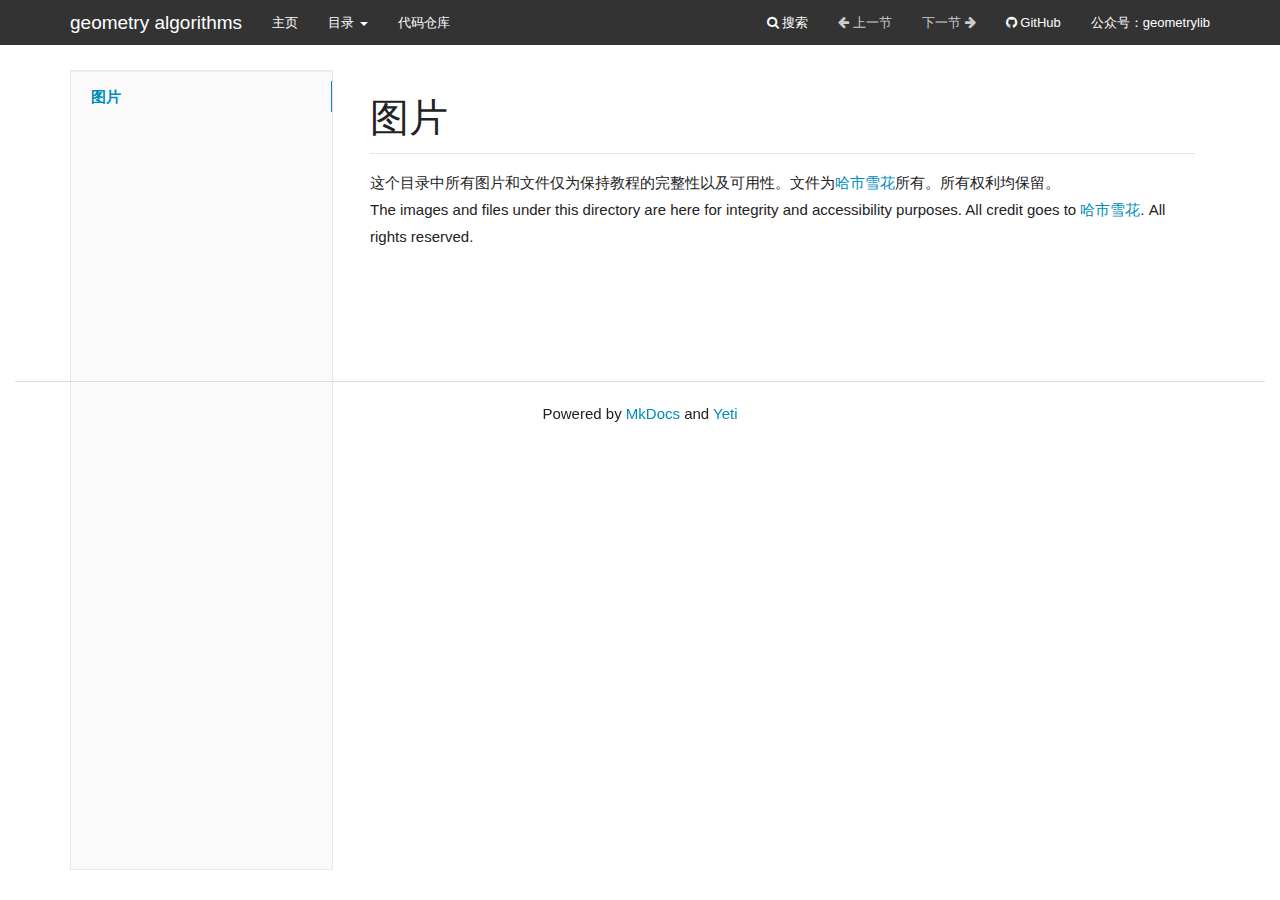
<file: site/img/index.html>
<!DOCTYPE html>
<html lang="en">
    <head>
        <meta charset="utf-8">
        <meta http-equiv="X-UA-Compatible" content="IE=edge">
        <meta name="viewport" content="width=device-width, initial-scale=1.0">
        <meta name="description" content="计算几何算法">
        
        <link rel="canonical" href="https://hashixuehua.github.io/geometry/img/">
        <link rel="shortcut icon" href="../img/favicon.ico">

	<title>图片 - geometry algorithms</title>

        <link href="../css/bootstrap-custom.min.css" rel="stylesheet">
        <link href="../css/font-awesome-4.0.3.css" rel="stylesheet">
        <link rel="stylesheet" href="../css/highlight.css">
        <link href="../css/base.css" rel="stylesheet">
        <link href="../css/style.css" rel="stylesheet">
        <link href="../css/admonition_fix.css" rel="stylesheet">

        <!-- HTML5 shim and Respond.js IE8 support of HTML5 elements and media queries -->
        <!--[if lt IE 9]>
            <script src="https://oss.maxcdn.com/libs/html5shiv/3.7.0/html5shiv.js"></script>
            <script src="https://oss.maxcdn.com/libs/respond.js/1.3.0/respond.min.js"></script>
        <![endif]-->

        <script>
          (function(i,s,o,g,r,a,m){i['GoogleAnalyticsObject']=r;i[r]=i[r]||function(){
          (i[r].q=i[r].q||[]).push(arguments)},i[r].l=1*new Date();a=s.createElement(o),
          m=s.getElementsByTagName(o)[0];a.async=1;a.src=g;m.parentNode.insertBefore(a,m)
          })(window,document,'script','https://www.google-analytics.com/analytics.js','ga');
          ga('create', 'UA-80323542-1', 'auto');
          ga('send', 'pageview');
        </script>
    </head>

    <body>

        <div class="navbar navbar-default navbar-fixed-top" role="navigation">
    <div class="container">

        <!-- Collapsed navigation -->
        <div class="navbar-header">
            <!-- Expander button -->
            <button type="button" class="navbar-toggle" data-toggle="collapse" data-target=".navbar-collapse">
                <span class="sr-only">Toggle navigation</span>
                <span class="icon-bar"></span>
                <span class="icon-bar"></span>
                <span class="icon-bar"></span>
            </button>

            <!-- Main title -->
            <a class="navbar-brand" href="..">geometry algorithms</a>
        </div>

        <!-- Expanded navigation -->
        <div class="navbar-collapse collapse">
            <!-- Main navigation -->
            <ul class="nav navbar-nav">
            
            
                <li >
                    <a href="..">主页</a>
                </li>
            
            
            
                <li class="dropdown">
                    <a href="#" class="dropdown-toggle" data-toggle="dropdown">目录 <b class="caret"></b></a>
                    <ul class="dropdown-menu">
                    
                        
<li >
    <a href="../intro/">简介</a>
</li>

                    
                        
  <li class="dropdown-submenu">
    <a tabindex="-1" class="nav-title">凸包</a>
    <ul class="dropdown-menu">
        
            
<li >
    <a href="../01%20Getting%20started/3DConvexHull/3DConvexHull/">三维凸包</a>
</li>

        
    </ul>
  </li>

                    
                        
  <li class="dropdown-submenu">
    <a tabindex="-1" class="nav-title">TODO</a>
    <ul class="dropdown-menu">
        
            
<li >
    <a href="../02 TODO">TODO</a>
</li>

        
    </ul>
  </li>

                    
                    </ul>
                </li>
            
            
            
                <li >
                    <a href="../code_repo/">代码仓库</a>
                </li>
            
            
            </ul>

            <!-- Search, Navigation and Repo links -->
            <ul class="nav navbar-nav navbar-right">
                <li>
                    <a href="#" data-toggle="modal" data-target="#mkdocs_search_modal">
                        <i class="fa fa-search"></i> 搜索
                    </a>
                </li>
                <li class="disabled">
                    <a rel="next" >
                        <i class="fa fa-arrow-left"></i> 上一节
                    </a>
                </li>
                <li class="disabled">
                    <a rel="prev" >
                        下一节 <i class="fa fa-arrow-right"></i>
                    </a>
                </li>
                
                <li>
                    <a href="https://github.com/hashixuehua/geometry">
                        
                            <i class="fa fa-github"></i>
                        
                        GitHub
                    </a>
                </li>
                
                <li>
                    <a href="https://blog.csdn.net/baidu_38621657/">
                        公众号：geometrylib
                    </a>
                </li>
            </ul>
        </div>
    </div>
</div>

        <div class="container">
            <div class="col-md-3"><div class="bs-sidebar hidden-print affix well" role="complementary">
    <ul class="nav bs-sidenav">
    
        <li class="main active"><a href="#_1">图片</a></li>
        
    
    </ul>
</div></div>
            <div class="col-md-9" role="main">

<h1 id="_1">图片</h1>
<p>这个目录中所有图片和文件仅为保持教程的完整性以及可用性。文件为<a href="公众号：geometrylib">哈市雪花</a>所有。所有权利均保留。<br />
The images and files under this directory are here for integrity and accessibility purposes. All credit goes to <a href="公众号：geometrylib">哈市雪花</a>. All rights reserved.</p>

<div id="disqus_thread"></div>
<script>
    (function() {
        var d = document, s = d.createElement('script');

        s.src = '//learnopengl-cn.disqus.com/embed.js';

        s.setAttribute('data-timestamp', +new Date());
        (d.head || d.body).appendChild(s);
    })();
</script>
<noscript>请启用JavaScript以浏览<a href="https://disqus.com/?ref_noscript" rel="nofollow">Disqus评论。</a></noscript></div>
        </div>

        <footer class="col-md-12">
            <hr>
            
            <center>Powered by <a href="http://www.mkdocs.org/">MkDocs</a> and <a href="http://bootswatch.com/yeti/">Yeti</a></center>
        </footer>

        <script src="../js/jquery-1.10.2.min.js"></script>
        <script src="../js/bootstrap-3.0.3.min.js"></script>
        <script src="../js/highlight.pack.js"></script>
        <script>var base_url = '..';</script>
        <script src="../js/base.js"></script>
        <script src="../mathjax/MathJax.js?config=TeX-AMS_HTML"></script>
        <script src="../search/main.js"></script>

        <div class="modal" id="mkdocs_search_modal" tabindex="-1" role="dialog" aria-labelledby="Search Modal" aria-hidden="true">
            <div class="modal-dialog">
                <div class="modal-content">
                    <div class="modal-header">
                        <button type="button" class="close" data-dismiss="modal"><span aria-hidden="true">&times;</span><span class="sr-only">关闭</span></button>
                        <h4 class="modal-title" id="exampleModalLabel">搜索</h4>
                    </div>
                    <div class="modal-body">
                        <p>
                            请在下面输入你要搜索的文本（仅支持英文）：
                        </p>
                        <form role="form">
                            <div class="form-group">
                                <input type="text" class="form-control" placeholder="搜索..." id="mkdocs-search-query">
                            </div>
                        </form>
                        <div id="mkdocs-search-results"></div>
                    </div>
                    <div class="modal-footer">
                    </div>
                </div>
            </div>
        </div>
    </body>
</html>
</file>
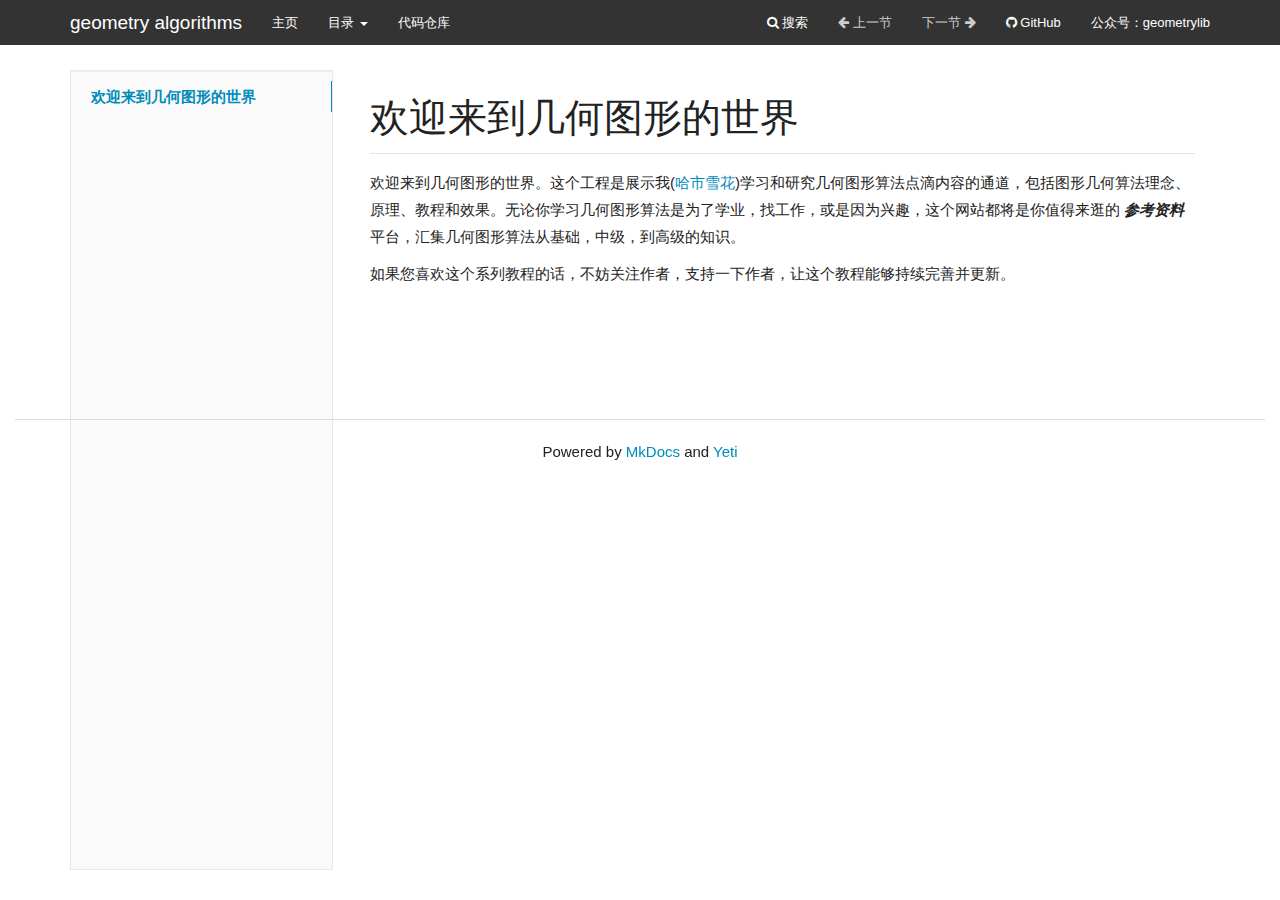
<file: site/index-old/index.html>
<!DOCTYPE html>
<html lang="en">
    <head>
        <meta charset="utf-8">
        <meta http-equiv="X-UA-Compatible" content="IE=edge">
        <meta name="viewport" content="width=device-width, initial-scale=1.0">
        <meta name="description" content="计算几何算法">
        
        <link rel="canonical" href="https://hashixuehua.github.io/geometry/index-old/">
        <link rel="shortcut icon" href="../img/favicon.ico">

	<title>欢迎来到几何图形的世界 - geometry algorithms</title>

        <link href="../css/bootstrap-custom.min.css" rel="stylesheet">
        <link href="../css/font-awesome-4.0.3.css" rel="stylesheet">
        <link rel="stylesheet" href="../css/highlight.css">
        <link href="../css/base.css" rel="stylesheet">
        <link href="../css/style.css" rel="stylesheet">
        <link href="../css/admonition_fix.css" rel="stylesheet">

        <!-- HTML5 shim and Respond.js IE8 support of HTML5 elements and media queries -->
        <!--[if lt IE 9]>
            <script src="https://oss.maxcdn.com/libs/html5shiv/3.7.0/html5shiv.js"></script>
            <script src="https://oss.maxcdn.com/libs/respond.js/1.3.0/respond.min.js"></script>
        <![endif]-->

        <script>
          (function(i,s,o,g,r,a,m){i['GoogleAnalyticsObject']=r;i[r]=i[r]||function(){
          (i[r].q=i[r].q||[]).push(arguments)},i[r].l=1*new Date();a=s.createElement(o),
          m=s.getElementsByTagName(o)[0];a.async=1;a.src=g;m.parentNode.insertBefore(a,m)
          })(window,document,'script','https://www.google-analytics.com/analytics.js','ga');
          ga('create', 'UA-80323542-1', 'auto');
          ga('send', 'pageview');
        </script>
    </head>

    <body>

        <div class="navbar navbar-default navbar-fixed-top" role="navigation">
    <div class="container">

        <!-- Collapsed navigation -->
        <div class="navbar-header">
            <!-- Expander button -->
            <button type="button" class="navbar-toggle" data-toggle="collapse" data-target=".navbar-collapse">
                <span class="sr-only">Toggle navigation</span>
                <span class="icon-bar"></span>
                <span class="icon-bar"></span>
                <span class="icon-bar"></span>
            </button>

            <!-- Main title -->
            <a class="navbar-brand" href="..">geometry algorithms</a>
        </div>

        <!-- Expanded navigation -->
        <div class="navbar-collapse collapse">
            <!-- Main navigation -->
            <ul class="nav navbar-nav">
            
            
                <li >
                    <a href="..">主页</a>
                </li>
            
            
            
                <li class="dropdown">
                    <a href="#" class="dropdown-toggle" data-toggle="dropdown">目录 <b class="caret"></b></a>
                    <ul class="dropdown-menu">
                    
                        
<li >
    <a href="../intro/">简介</a>
</li>

                    
                        
  <li class="dropdown-submenu">
    <a tabindex="-1" class="nav-title">凸包</a>
    <ul class="dropdown-menu">
        
            
<li >
    <a href="../01%20Getting%20started/3DConvexHull/3DConvexHull/">三维凸包</a>
</li>

        
    </ul>
  </li>

                    
                        
  <li class="dropdown-submenu">
    <a tabindex="-1" class="nav-title">TODO</a>
    <ul class="dropdown-menu">
        
            
<li >
    <a href="../02 TODO">TODO</a>
</li>

        
    </ul>
  </li>

                    
                    </ul>
                </li>
            
            
            
                <li >
                    <a href="../code_repo/">代码仓库</a>
                </li>
            
            
            </ul>

            <!-- Search, Navigation and Repo links -->
            <ul class="nav navbar-nav navbar-right">
                <li>
                    <a href="#" data-toggle="modal" data-target="#mkdocs_search_modal">
                        <i class="fa fa-search"></i> 搜索
                    </a>
                </li>
                <li class="disabled">
                    <a rel="next" >
                        <i class="fa fa-arrow-left"></i> 上一节
                    </a>
                </li>
                <li class="disabled">
                    <a rel="prev" >
                        下一节 <i class="fa fa-arrow-right"></i>
                    </a>
                </li>
                
                <li>
                    <a href="https://github.com/hashixuehua/geometry">
                        
                            <i class="fa fa-github"></i>
                        
                        GitHub
                    </a>
                </li>
                
                <li>
                    <a href="https://blog.csdn.net/baidu_38621657/">
                        公众号：geometrylib
                    </a>
                </li>
            </ul>
        </div>
    </div>
</div>

        <div class="container">
            <div class="col-md-3"><div class="bs-sidebar hidden-print affix well" role="complementary">
    <ul class="nav bs-sidenav">
    
        <li class="main active"><a href="#_1">欢迎来到几何图形的世界</a></li>
        
    
    </ul>
</div></div>
            <div class="col-md-9" role="main">

<h1 id="_1">欢迎来到几何图形的世界</h1>
<p>欢迎来到几何图形的世界。这个工程是展示我(<a href="https://mp.weixin.qq.com/s/KRMuyvCr70Nuw5ZW0HWasw">哈市雪花</a>)学习和研究几何图形算法点滴内容的通道，包括图形几何算法理念、原理、教程和效果。无论你学习几何图形算法是为了学业，找工作，或是因为兴趣，这个网站都将是你值得来逛的 <strong><em>参考资料</em></strong> 平台，汇集几何图形算法从基础，中级，到高级的知识。</p>
<p>如果您喜欢这个系列教程的话，不妨关注作者，支持一下作者，让这个教程能够持续完善并更新。</p>

<div id="disqus_thread"></div>
<script>
    (function() {
        var d = document, s = d.createElement('script');

        s.src = '//learnopengl-cn.disqus.com/embed.js';

        s.setAttribute('data-timestamp', +new Date());
        (d.head || d.body).appendChild(s);
    })();
</script>
<noscript>请启用JavaScript以浏览<a href="https://disqus.com/?ref_noscript" rel="nofollow">Disqus评论。</a></noscript></div>
        </div>

        <footer class="col-md-12">
            <hr>
            
            <center>Powered by <a href="http://www.mkdocs.org/">MkDocs</a> and <a href="http://bootswatch.com/yeti/">Yeti</a></center>
        </footer>

        <script src="../js/jquery-1.10.2.min.js"></script>
        <script src="../js/bootstrap-3.0.3.min.js"></script>
        <script src="../js/highlight.pack.js"></script>
        <script>var base_url = '..';</script>
        <script src="../js/base.js"></script>
        <script src="../mathjax/MathJax.js?config=TeX-AMS_HTML"></script>
        <script src="../search/main.js"></script>

        <div class="modal" id="mkdocs_search_modal" tabindex="-1" role="dialog" aria-labelledby="Search Modal" aria-hidden="true">
            <div class="modal-dialog">
                <div class="modal-content">
                    <div class="modal-header">
                        <button type="button" class="close" data-dismiss="modal"><span aria-hidden="true">&times;</span><span class="sr-only">关闭</span></button>
                        <h4 class="modal-title" id="exampleModalLabel">搜索</h4>
                    </div>
                    <div class="modal-body">
                        <p>
                            请在下面输入你要搜索的文本（仅支持英文）：
                        </p>
                        <form role="form">
                            <div class="form-group">
                                <input type="text" class="form-control" placeholder="搜索..." id="mkdocs-search-query">
                            </div>
                        </form>
                        <div id="mkdocs-search-results"></div>
                    </div>
                    <div class="modal-footer">
                    </div>
                </div>
            </div>
        </div>
    </body>
</html>
</file>
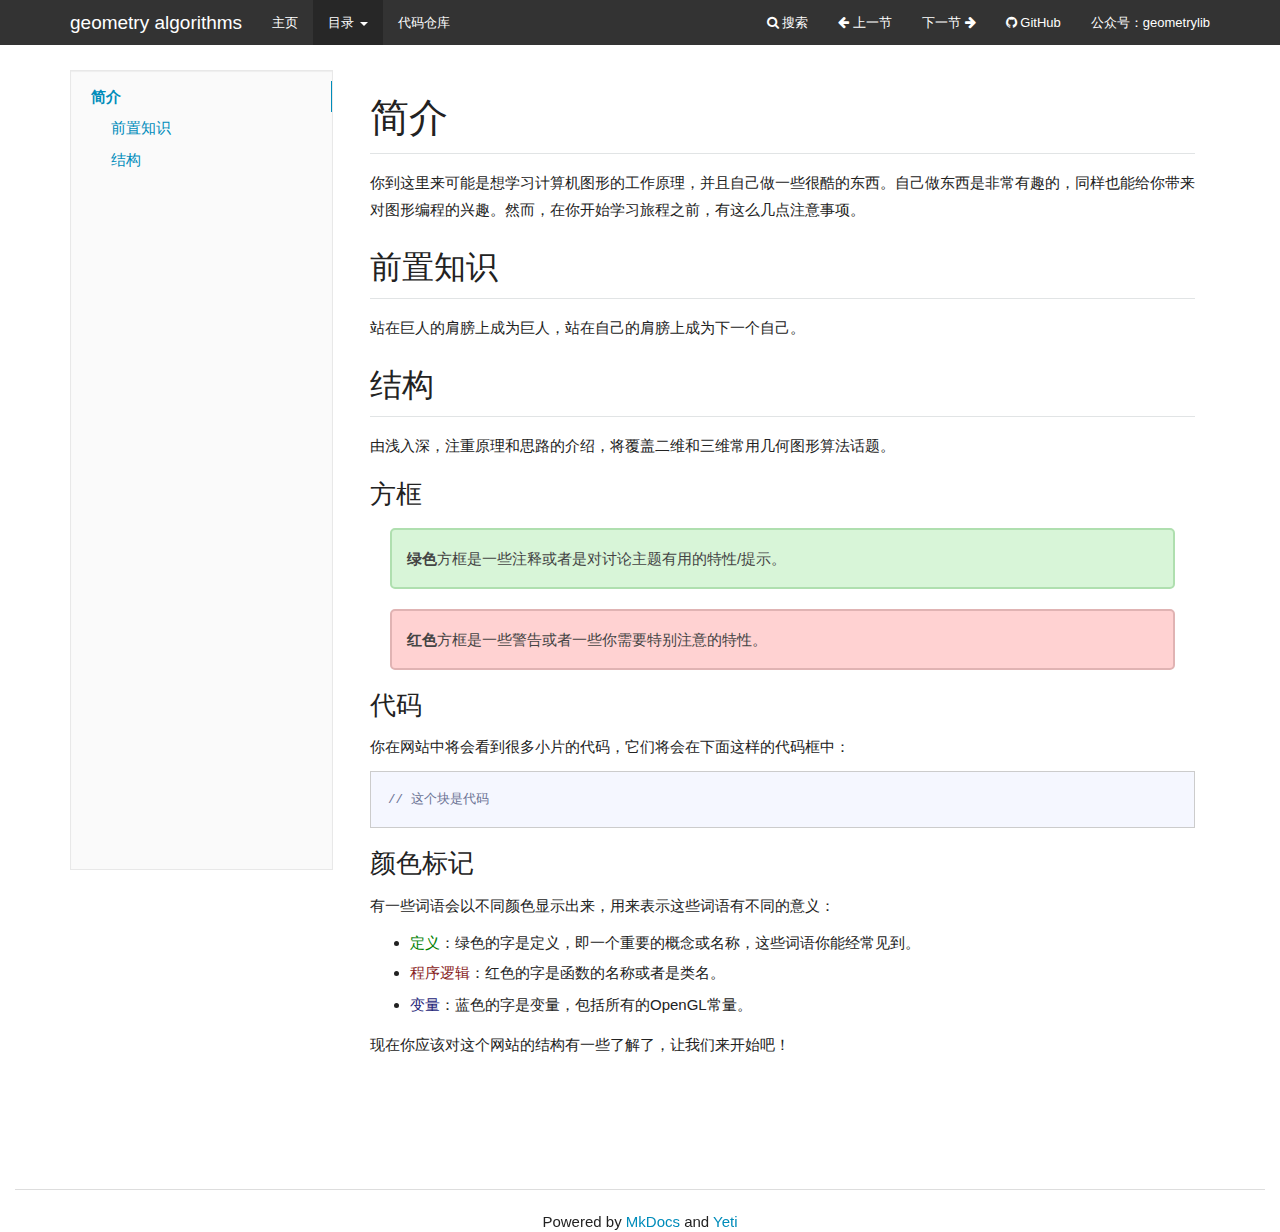
<file: site/intro/index.html>
<!DOCTYPE html>
<html lang="en">
    <head>
        <meta charset="utf-8">
        <meta http-equiv="X-UA-Compatible" content="IE=edge">
        <meta name="viewport" content="width=device-width, initial-scale=1.0">
        <meta name="description" content="计算几何算法">
        
        <link rel="canonical" href="https://hashixuehua.github.io/geometry/intro/">
        <link rel="shortcut icon" href="../img/favicon.ico">

	<title>简介 - geometry algorithms</title>

        <link href="../css/bootstrap-custom.min.css" rel="stylesheet">
        <link href="../css/font-awesome-4.0.3.css" rel="stylesheet">
        <link rel="stylesheet" href="../css/highlight.css">
        <link href="../css/base.css" rel="stylesheet">
        <link href="../css/style.css" rel="stylesheet">
        <link href="../css/admonition_fix.css" rel="stylesheet">

        <!-- HTML5 shim and Respond.js IE8 support of HTML5 elements and media queries -->
        <!--[if lt IE 9]>
            <script src="https://oss.maxcdn.com/libs/html5shiv/3.7.0/html5shiv.js"></script>
            <script src="https://oss.maxcdn.com/libs/respond.js/1.3.0/respond.min.js"></script>
        <![endif]-->

        <script>
          (function(i,s,o,g,r,a,m){i['GoogleAnalyticsObject']=r;i[r]=i[r]||function(){
          (i[r].q=i[r].q||[]).push(arguments)},i[r].l=1*new Date();a=s.createElement(o),
          m=s.getElementsByTagName(o)[0];a.async=1;a.src=g;m.parentNode.insertBefore(a,m)
          })(window,document,'script','https://www.google-analytics.com/analytics.js','ga');
          ga('create', 'UA-80323542-1', 'auto');
          ga('send', 'pageview');
        </script>
    </head>

    <body>

        <div class="navbar navbar-default navbar-fixed-top" role="navigation">
    <div class="container">

        <!-- Collapsed navigation -->
        <div class="navbar-header">
            <!-- Expander button -->
            <button type="button" class="navbar-toggle" data-toggle="collapse" data-target=".navbar-collapse">
                <span class="sr-only">Toggle navigation</span>
                <span class="icon-bar"></span>
                <span class="icon-bar"></span>
                <span class="icon-bar"></span>
            </button>

            <!-- Main title -->
            <a class="navbar-brand" href="..">geometry algorithms</a>
        </div>

        <!-- Expanded navigation -->
        <div class="navbar-collapse collapse">
            <!-- Main navigation -->
            <ul class="nav navbar-nav">
            
            
                <li >
                    <a href="..">主页</a>
                </li>
            
            
            
                <li class="dropdown active">
                    <a href="#" class="dropdown-toggle" data-toggle="dropdown">目录 <b class="caret"></b></a>
                    <ul class="dropdown-menu">
                    
                        
<li class="active">
    <a href="./">简介</a>
</li>

                    
                        
  <li class="dropdown-submenu">
    <a tabindex="-1" class="nav-title">凸包</a>
    <ul class="dropdown-menu">
        
            
<li >
    <a href="../01%20Getting%20started/3DConvexHull/3DConvexHull/">三维凸包</a>
</li>

        
    </ul>
  </li>

                    
                        
  <li class="dropdown-submenu">
    <a tabindex="-1" class="nav-title">TODO</a>
    <ul class="dropdown-menu">
        
            
<li >
    <a href="../02 TODO">TODO</a>
</li>

        
    </ul>
  </li>

                    
                    </ul>
                </li>
            
            
            
                <li >
                    <a href="../code_repo/">代码仓库</a>
                </li>
            
            
            </ul>

            <!-- Search, Navigation and Repo links -->
            <ul class="nav navbar-nav navbar-right">
                <li>
                    <a href="#" data-toggle="modal" data-target="#mkdocs_search_modal">
                        <i class="fa fa-search"></i> 搜索
                    </a>
                </li>
                <li >
                    <a rel="next" href="..">
                        <i class="fa fa-arrow-left"></i> 上一节
                    </a>
                </li>
                <li >
                    <a rel="prev" href="../01%20Getting%20started/3DConvexHull/3DConvexHull/">
                        下一节 <i class="fa fa-arrow-right"></i>
                    </a>
                </li>
                
                <li>
                    <a href="https://github.com/hashixuehua/geometry">
                        
                            <i class="fa fa-github"></i>
                        
                        GitHub
                    </a>
                </li>
                
                <li>
                    <a href="https://blog.csdn.net/baidu_38621657/">
                        公众号：geometrylib
                    </a>
                </li>
            </ul>
        </div>
    </div>
</div>

        <div class="container">
            <div class="col-md-3"><div class="bs-sidebar hidden-print affix well" role="complementary">
    <ul class="nav bs-sidenav">
    
        <li class="main active"><a href="#_1">简介</a></li>
        
            <li><a href="#_2">前置知识</a></li>
        
            <li><a href="#_3">结构</a></li>
        
    
    </ul>
</div></div>
            <div class="col-md-9" role="main">

<h1 id="_1">简介</h1>
<p>你到这里来可能是想学习计算机图形的工作原理，并且自己做一些很酷的东西。自己做东西是非常有趣的，同样也能给你带来对图形编程的兴趣。然而，在你开始学习旅程之前，有这么几点注意事项。</p>
<h2 id="_2">前置知识</h2>
<p>站在巨人的肩膀上成为巨人，站在自己的肩膀上成为下一个自己。</p>
<h2 id="_3">结构</h2>
<p>由浅入深，注重原理和思路的介绍，将覆盖二维和三维常用几何图形算法话题。</p>
<h3 id="_4">方框</h3>
<div class="admonition important">
<p class="admonition-title">Important</p>
<p><strong>绿色</strong>方框是一些注释或者是对讨论主题有用的特性/提示。</p>
</div>
<div class="admonition attention">
<p class="admonition-title">Attention</p>
<p><strong>红色</strong>方框是一些警告或者一些你需要特别注意的特性。</p>
</div>
<h3 id="_5">代码</h3>
<p>你在网站中将会看到很多小片的代码，它们将会在下面这样的代码框中：</p>
<pre><code class="language-c++">// 这个块是代码
</code></pre>
<h3 id="_6">颜色标记</h3>
<p>有一些词语会以不同颜色显示出来，用来表示这些词语有不同的意义：</p>
<ul>
<li><def>定义</def>：绿色的字是定义，即一个重要的概念或名称，这些词语你能经常见到。</li>
<li><fun>程序逻辑</fun>：红色的字是函数的名称或者是类名。</li>
<li><var>变量</var>：蓝色的字是变量，包括所有的OpenGL常量。</li>
</ul>
<p>现在你应该对这个网站的结构有一些了解了，让我们来开始吧！</p>

<div id="disqus_thread"></div>
<script>
    (function() {
        var d = document, s = d.createElement('script');

        s.src = '//learnopengl-cn.disqus.com/embed.js';

        s.setAttribute('data-timestamp', +new Date());
        (d.head || d.body).appendChild(s);
    })();
</script>
<noscript>请启用JavaScript以浏览<a href="https://disqus.com/?ref_noscript" rel="nofollow">Disqus评论。</a></noscript></div>
        </div>

        <footer class="col-md-12">
            <hr>
            
            <center>Powered by <a href="http://www.mkdocs.org/">MkDocs</a> and <a href="http://bootswatch.com/yeti/">Yeti</a></center>
        </footer>

        <script src="../js/jquery-1.10.2.min.js"></script>
        <script src="../js/bootstrap-3.0.3.min.js"></script>
        <script src="../js/highlight.pack.js"></script>
        <script>var base_url = '..';</script>
        <script src="../js/base.js"></script>
        <script src="../mathjax/MathJax.js?config=TeX-AMS_HTML"></script>
        <script src="../search/main.js"></script>

        <div class="modal" id="mkdocs_search_modal" tabindex="-1" role="dialog" aria-labelledby="Search Modal" aria-hidden="true">
            <div class="modal-dialog">
                <div class="modal-content">
                    <div class="modal-header">
                        <button type="button" class="close" data-dismiss="modal"><span aria-hidden="true">&times;</span><span class="sr-only">关闭</span></button>
                        <h4 class="modal-title" id="exampleModalLabel">搜索</h4>
                    </div>
                    <div class="modal-body">
                        <p>
                            请在下面输入你要搜索的文本（仅支持英文）：
                        </p>
                        <form role="form">
                            <div class="form-group">
                                <input type="text" class="form-control" placeholder="搜索..." id="mkdocs-search-query">
                            </div>
                        </form>
                        <div id="mkdocs-search-results"></div>
                    </div>
                    <div class="modal-footer">
                    </div>
                </div>
            </div>
        </div>
    </body>
</html>
</file>
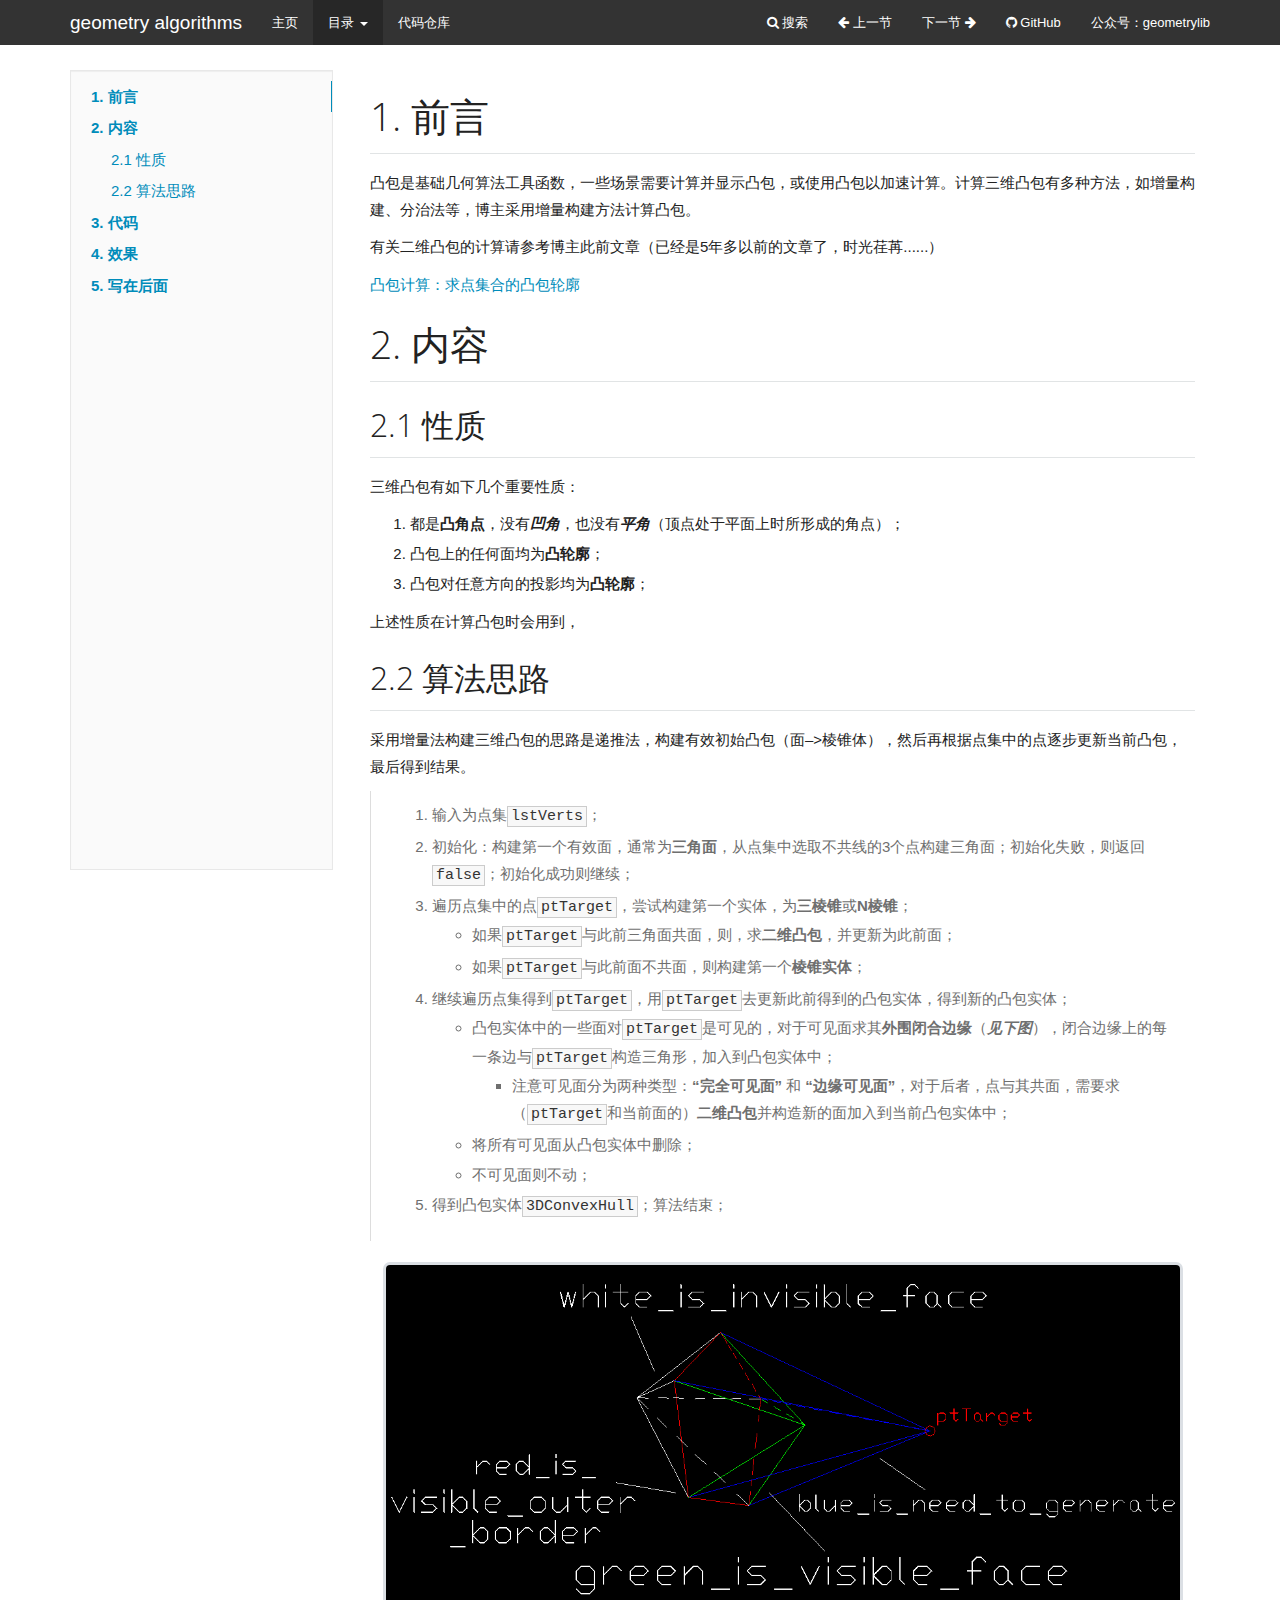
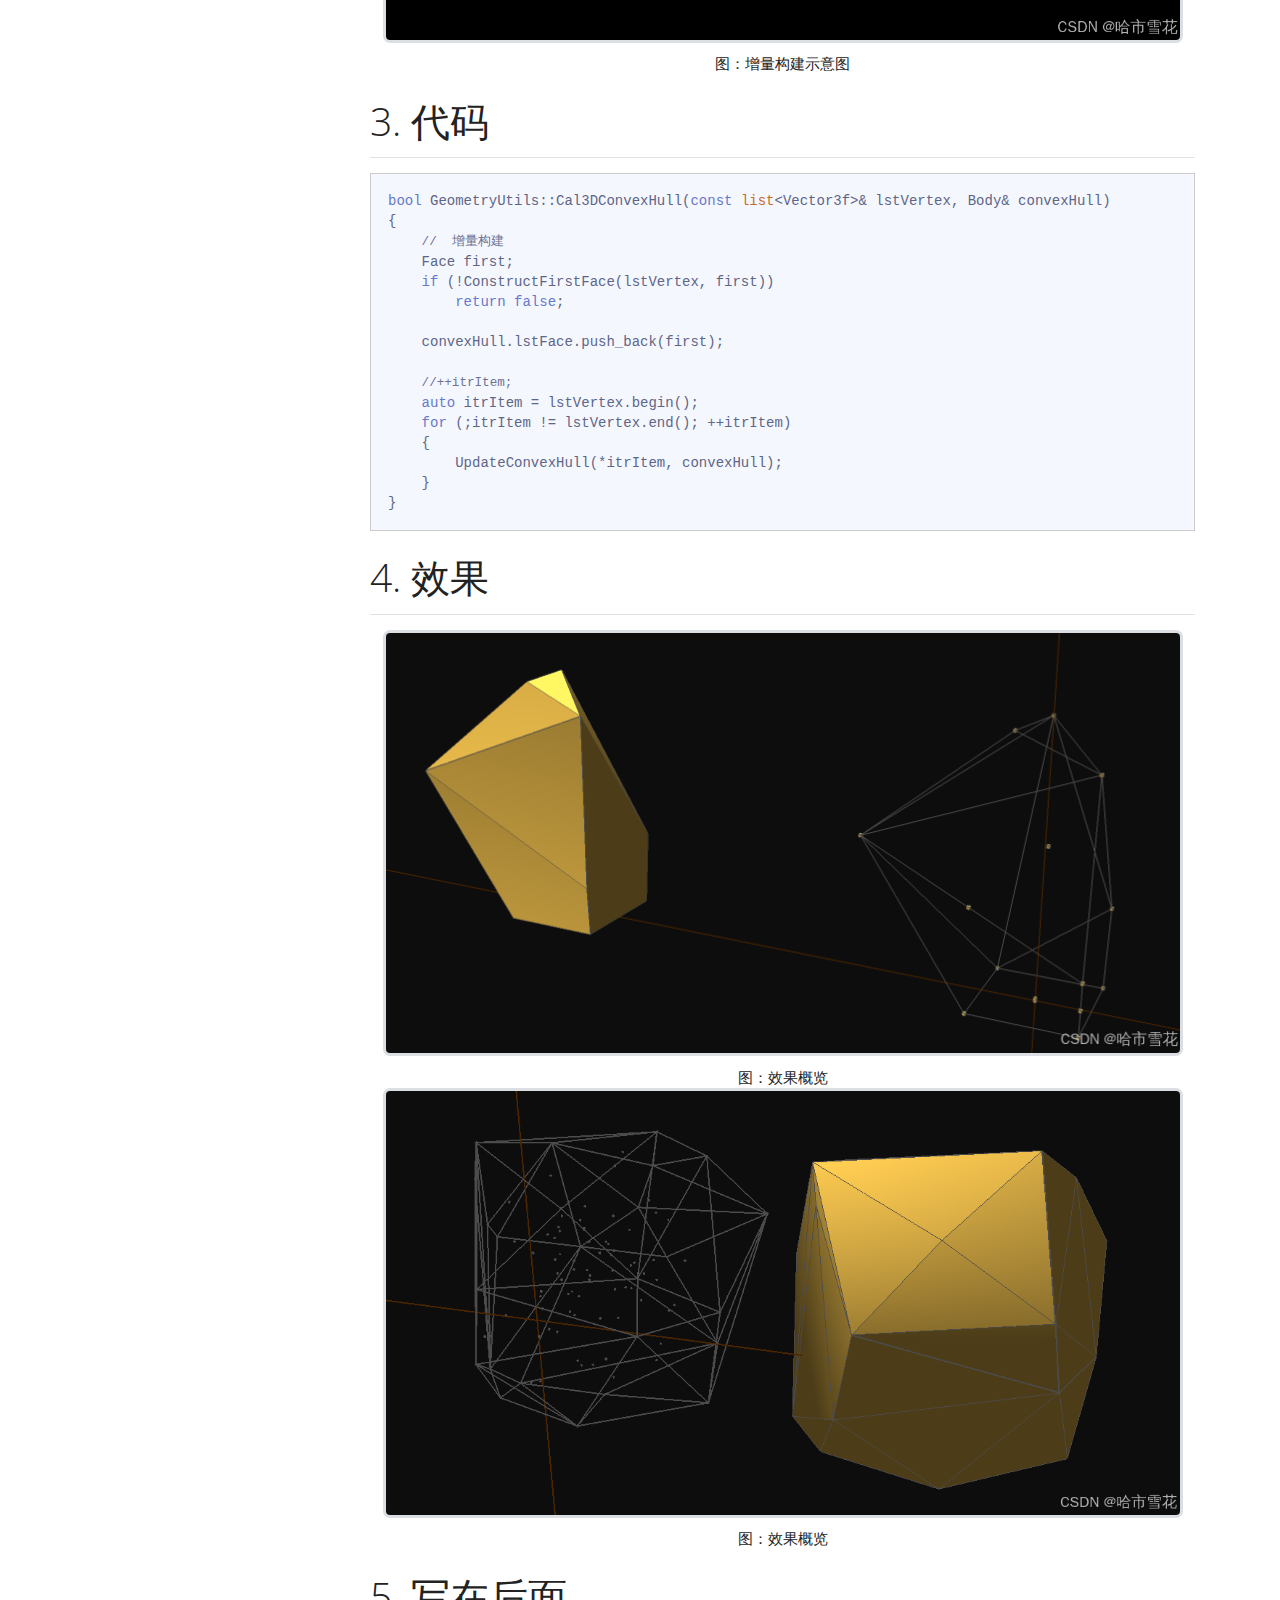
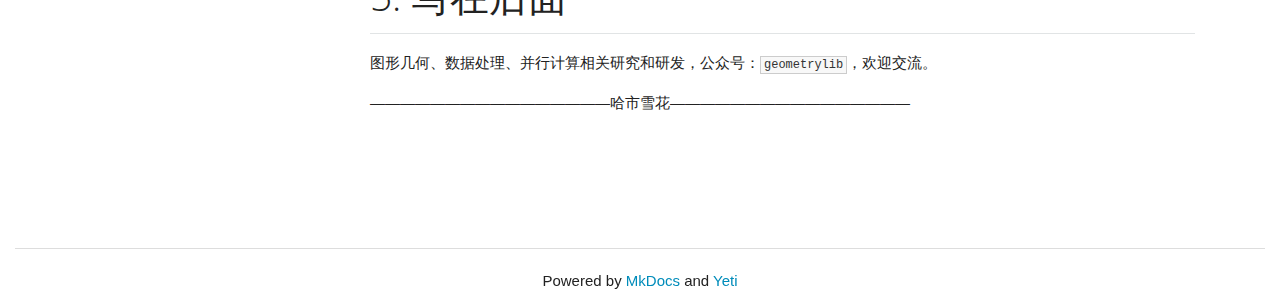
<file: site/01 Getting started/3DConvexHull/3DConvexHull/index.html>
<!DOCTYPE html>
<html lang="en">
    <head>
        <meta charset="utf-8">
        <meta http-equiv="X-UA-Compatible" content="IE=edge">
        <meta name="viewport" content="width=device-width, initial-scale=1.0">
        <meta name="description" content="计算几何算法">
        
        <link rel="canonical" href="https://hashixuehua.github.io/geometry/01%20Getting%20started/3DConvexHull/3DConvexHull/">
        <link rel="shortcut icon" href="../../../img/favicon.ico">

	<title>三维凸包 - geometry algorithms</title>

        <link href="../../../css/bootstrap-custom.min.css" rel="stylesheet">
        <link href="../../../css/font-awesome-4.0.3.css" rel="stylesheet">
        <link rel="stylesheet" href="../../../css/highlight.css">
        <link href="../../../css/base.css" rel="stylesheet">
        <link href="../../../css/style.css" rel="stylesheet">
        <link href="../../../css/admonition_fix.css" rel="stylesheet">

        <!-- HTML5 shim and Respond.js IE8 support of HTML5 elements and media queries -->
        <!--[if lt IE 9]>
            <script src="https://oss.maxcdn.com/libs/html5shiv/3.7.0/html5shiv.js"></script>
            <script src="https://oss.maxcdn.com/libs/respond.js/1.3.0/respond.min.js"></script>
        <![endif]-->

        <script>
          (function(i,s,o,g,r,a,m){i['GoogleAnalyticsObject']=r;i[r]=i[r]||function(){
          (i[r].q=i[r].q||[]).push(arguments)},i[r].l=1*new Date();a=s.createElement(o),
          m=s.getElementsByTagName(o)[0];a.async=1;a.src=g;m.parentNode.insertBefore(a,m)
          })(window,document,'script','https://www.google-analytics.com/analytics.js','ga');
          ga('create', 'UA-80323542-1', 'auto');
          ga('send', 'pageview');
        </script>
    </head>

    <body>

        <div class="navbar navbar-default navbar-fixed-top" role="navigation">
    <div class="container">

        <!-- Collapsed navigation -->
        <div class="navbar-header">
            <!-- Expander button -->
            <button type="button" class="navbar-toggle" data-toggle="collapse" data-target=".navbar-collapse">
                <span class="sr-only">Toggle navigation</span>
                <span class="icon-bar"></span>
                <span class="icon-bar"></span>
                <span class="icon-bar"></span>
            </button>

            <!-- Main title -->
            <a class="navbar-brand" href="../../..">geometry algorithms</a>
        </div>

        <!-- Expanded navigation -->
        <div class="navbar-collapse collapse">
            <!-- Main navigation -->
            <ul class="nav navbar-nav">
            
            
                <li >
                    <a href="../../..">主页</a>
                </li>
            
            
            
                <li class="dropdown active">
                    <a href="#" class="dropdown-toggle" data-toggle="dropdown">目录 <b class="caret"></b></a>
                    <ul class="dropdown-menu">
                    
                        
<li >
    <a href="../../../intro/">简介</a>
</li>

                    
                        
  <li class="dropdown-submenu">
    <a tabindex="-1" class="nav-title">凸包</a>
    <ul class="dropdown-menu">
        
            
<li class="active">
    <a href="./">三维凸包</a>
</li>

        
    </ul>
  </li>

                    
                        
  <li class="dropdown-submenu">
    <a tabindex="-1" class="nav-title">TODO</a>
    <ul class="dropdown-menu">
        
            
<li >
    <a href="../../../02 TODO">TODO</a>
</li>

        
    </ul>
  </li>

                    
                    </ul>
                </li>
            
            
            
                <li >
                    <a href="../../../code_repo/">代码仓库</a>
                </li>
            
            
            </ul>

            <!-- Search, Navigation and Repo links -->
            <ul class="nav navbar-nav navbar-right">
                <li>
                    <a href="#" data-toggle="modal" data-target="#mkdocs_search_modal">
                        <i class="fa fa-search"></i> 搜索
                    </a>
                </li>
                <li >
                    <a rel="next" href="../../../intro/">
                        <i class="fa fa-arrow-left"></i> 上一节
                    </a>
                </li>
                <li >
                    <a rel="prev" href="../../../code_repo/">
                        下一节 <i class="fa fa-arrow-right"></i>
                    </a>
                </li>
                
                <li>
                    <a href="https://github.com/hashixuehua/geometry">
                        
                            <i class="fa fa-github"></i>
                        
                        GitHub
                    </a>
                </li>
                
                <li>
                    <a href="https://blog.csdn.net/baidu_38621657/">
                        公众号：geometrylib
                    </a>
                </li>
            </ul>
        </div>
    </div>
</div>

        <div class="container">
            <div class="col-md-3"><div class="bs-sidebar hidden-print affix well" role="complementary">
    <ul class="nav bs-sidenav">
    
        <li class="main active"><a href="#1">1. 前言</a></li>
        
    
        <li class="main "><a href="#2">2. 内容</a></li>
        
            <li><a href="#21">2.1 性质</a></li>
        
            <li><a href="#22">2.2 算法思路</a></li>
        
    
        <li class="main "><a href="#3">3. 代码</a></li>
        
    
        <li class="main "><a href="#4">4. 效果</a></li>
        
    
        <li class="main "><a href="#5">5. 写在后面</a></li>
        
    
    </ul>
</div></div>
            <div class="col-md-9" role="main">

<h1 id="1">1. 前言</h1>
<p>凸包是基础几何算法工具函数，一些场景需要计算并显示凸包，或使用凸包以加速计算。计算三维凸包有多种方法，如增量构建、分治法等，博主采用增量构建方法计算凸包。</p>
<p>有关二维凸包的计算请参考博主此前文章（已经是5年多以前的文章了，时光荏苒......）</p>
<p><a href="https://blog.csdn.net/baidu_38621657/article/details/88069552">凸包计算：求点集合的凸包轮廓</a></p>
<h1 id="2">2. 内容</h1>
<h2 id="21">2.1 性质</h2>
<p>三维凸包有如下几个重要性质：</p>
<ol>
<li>都是<strong>凸角点</strong>，没有<strong><em>凹角</em></strong>，也没有<strong><em>平角</em></strong>（顶点处于平面上时所形成的角点）；</li>
<li>凸包上的任何面均为<strong>凸轮廓</strong>；</li>
<li>凸包对任意方向的投影均为<strong>凸轮廓</strong>；</li>
</ol>
<p>上述性质在计算凸包时会用到，</p>
<h2 id="22">2.2 算法思路</h2>
<p>采用增量法构建三维凸包的思路是递推法，构建有效初始凸包（面&ndash;&gt;棱锥体），然后再根据点集中的点逐步更新当前凸包，最后得到结果。</p>
<blockquote>
<ol>
<li>输入为点集<code>lstVerts</code>；</li>
<li>初始化：构建第一个有效面，通常为<strong>三角面</strong>，从点集中选取不共线的3个点构建三角面；初始化失败，则返回<code>false</code>；初始化成功则继续；</li>
<li>遍历点集中的点<code>ptTarget</code>，尝试构建第一个实体，为<strong>三棱锥</strong>或<strong>N棱锥</strong>；<ul>
<li>如果<code>ptTarget</code>与此前三角面共面，则，求<strong>二维凸包</strong>，并更新为此前面；</li>
<li>如果<code>ptTarget</code>与此前面不共面，则构建第一个<strong>棱锥实体</strong>；</li>
</ul>
</li>
<li>继续遍历点集得到<code>ptTarget</code>，用<code>ptTarget</code>去更新此前得到的凸包实体，得到新的凸包实体；<ul>
<li>凸包实体中的一些面对<code>ptTarget</code>是可见的，对于可见面求其<strong>外围闭合边缘</strong>（<strong><em>见下图</em></strong>），闭合边缘上的每一条边与<code>ptTarget</code>构造三角形，加入到凸包实体中；<ul>
<li>注意可见面分为两种类型：<strong>“完全可见面”</strong> 和 <strong>“边缘可见面”</strong>，对于后者，点与其共面，需要求（<code>ptTarget</code>和当前面的）<strong>二维凸包</strong>并构造新的面加入到当前凸包实体中；</li>
</ul>
</li>
<li>将所有可见面从凸包实体中删除；</li>
<li>不可见面则不动；</li>
</ul>
</li>
<li>得到凸包实体<code>3DConvexHull</code>；算法结束；</li>
</ol>
</blockquote>
<p><img src="../../../img/01/01/updateConvexHull.png" alt="增量构建示意图" title="增量构建示意图" width="800" align="middle" style="display: block; margin-left: auto; margin-right: auto;"/></p>
<figcaption style="text-align: center;">图：增量构建示意图</figcaption>

<h1 id="3">3. 代码</h1>
<pre><code class="language-C++">bool GeometryUtils::Cal3DConvexHull(const list&lt;Vector3f&gt;&amp; lstVertex, Body&amp; convexHull)
{
    //  增量构建
    Face first;
    if (!ConstructFirstFace(lstVertex, first))
        return false;

    convexHull.lstFace.push_back(first);

    //++itrItem;
    auto itrItem = lstVertex.begin();
    for (;itrItem != lstVertex.end(); ++itrItem)
    {
        UpdateConvexHull(*itrItem, convexHull);
    }
}
</code></pre>
<h1 id="4">4. 效果</h1>
<p><img src="../../../img/01/01/result1.png" alt="效果概览" title="效果概览" width="800" align="middle" style="display: block; margin-left: auto; margin-right: auto;"/></p>
<figcaption style="text-align: center;">图：效果概览</figcaption>

<p><img src="../../../img/01/01/result2.png" alt="效果概览" title="效果概览" width="800" align="middle" style="display: block; margin-left: auto; margin-right: auto;"/></p>
<figcaption style="text-align: center;">图：效果概览</figcaption>

<h1 id="5">5. 写在后面</h1>
<p>图形几何、数据处理、并行计算相关研究和研发，公众号：<code>geometrylib</code>，欢迎交流。</p>
<p>————————————————哈市雪花————————————————</p>

<div id="disqus_thread"></div>
<script>
    (function() {
        var d = document, s = d.createElement('script');

        s.src = '//learnopengl-cn.disqus.com/embed.js';

        s.setAttribute('data-timestamp', +new Date());
        (d.head || d.body).appendChild(s);
    })();
</script>
<noscript>请启用JavaScript以浏览<a href="https://disqus.com/?ref_noscript" rel="nofollow">Disqus评论。</a></noscript></div>
        </div>

        <footer class="col-md-12">
            <hr>
            
            <center>Powered by <a href="http://www.mkdocs.org/">MkDocs</a> and <a href="http://bootswatch.com/yeti/">Yeti</a></center>
        </footer>

        <script src="../../../js/jquery-1.10.2.min.js"></script>
        <script src="../../../js/bootstrap-3.0.3.min.js"></script>
        <script src="../../../js/highlight.pack.js"></script>
        <script>var base_url = '../../..';</script>
        <script src="../../../js/base.js"></script>
        <script src="../../../mathjax/MathJax.js?config=TeX-AMS_HTML"></script>
        <script src="../../../search/main.js"></script>

        <div class="modal" id="mkdocs_search_modal" tabindex="-1" role="dialog" aria-labelledby="Search Modal" aria-hidden="true">
            <div class="modal-dialog">
                <div class="modal-content">
                    <div class="modal-header">
                        <button type="button" class="close" data-dismiss="modal"><span aria-hidden="true">&times;</span><span class="sr-only">关闭</span></button>
                        <h4 class="modal-title" id="exampleModalLabel">搜索</h4>
                    </div>
                    <div class="modal-body">
                        <p>
                            请在下面输入你要搜索的文本（仅支持英文）：
                        </p>
                        <form role="form">
                            <div class="form-group">
                                <input type="text" class="form-control" placeholder="搜索..." id="mkdocs-search-query">
                            </div>
                        </form>
                        <div id="mkdocs-search-results"></div>
                    </div>
                    <div class="modal-footer">
                    </div>
                </div>
            </div>
        </div>
    </body>
</html>
</file>
<file: site/css/highlight.css>
/* Base16 Atelier Sulphurpool Light - Theme */
/* by Bram de Haan (http://atelierbram.github.io/syntax-highlighting/atelier-schemes/sulphurpool) */
/* Original Base16 color scheme by Chris Kempson (https://github.com/chriskempson/base16) */

/* Atelier-Sulphurpool Comment */
.hljs-comment,
.hljs-quote {
  color: #6b7394;
}

/* Atelier-Sulphurpool Red */
.hljs-variable,
.hljs-template-variable,
.hljs-attribute,
.hljs-tag,
.hljs-name,
.hljs-regexp,
.hljs-link,
.hljs-name,
.hljs-selector-id,
.hljs-selector-class {
  color: #c94922;
}

/* Atelier-Sulphurpool Orange */
.hljs-number,
.hljs-meta,
.hljs-built_in,
.hljs-builtin-name,
.hljs-literal,
.hljs-type,
.hljs-params {
  color: #c76b29;
}

/* Atelier-Sulphurpool Green */
.hljs-string,
.hljs-symbol,
.hljs-bullet {
  color: #ac9739;
}

/* Atelier-Sulphurpool Blue */
.hljs-title,
.hljs-section {
  color: #3d8fd1;
}

/* Atelier-Sulphurpool Purple */
.hljs-keyword,
.hljs-selector-tag {
  color: #6679cc;
}

.hljs {
  display: block;
  overflow-x: auto;
  background: #f5f7ff;
  color: #5e6687;
  padding: 0.5em;
}

.hljs-emphasis {
  font-style: italic;
}

.hljs-strong {
  font-weight: bold;
}
</file>
<file: site/css/base.css>
body {
    padding-top: 70px;
}

/*
 * The code below adds some padding to the top of the current anchor target so
 * that, when navigating to it, the header isn't hidden by the navbar at the
 * top. This is especially complicated because we want to *remove* the padding
 * after navigation so that hovering over the header shows the permalink icon
 * correctly. Thus, we create a CSS animation to remove the extra padding after
 * a second. We have two animations so that navigating to an anchor within the
 * page always restarts the animation.
 *
 * See <https://github.com/mkdocs/mkdocs/issues/843> for more details.
 */
  
:target::before {
    content: "";
    display: block;
    margin-top: -75px;
    height: 75px;
    pointer-events: none;
    animation: 0s 1s forwards collapse-anchor-padding-1;
}

body.clicky :target::before {
    animation-name: collapse-anchor-padding-2;
}

@keyframes collapse-anchor-padding-1 {
    to {
        margin-top: 0;
        height: 0;
    }
}

@keyframes collapse-anchor-padding-2 {
    to {
        margin-top: 0;
        height: 0;
    }
}

ul.nav li.main {
    font-weight: bold;
}
ul.bs-sidenav li:not(.main) {
    text-indent: 2rem;
}

div.col-md-3 {
    padding-left: 0;
}

div.col-md-9 {
    padding-bottom: 100px;
}

div.source-links {
    float: right;
}

div.col-md-9 img {
    max-width: 100%;
}

code {
    padding: 1px 3px;
    background: #f5f5f5;
    border: solid 1px #ccc;
    color: #333;
}

pre code {
    background: transparent;
    border: none;
}

a > code {
    color: #008cba;
}

a > code:hover, a > code:focus {
    color: #00526e;
}

/*
 * Side navigation
 *
 * Scrollspy and affixed enhanced navigation to highlight sections and secondary
 * sections of docs content.
 */

/* By default it's not affixed in mobile views, so undo that */
.bs-sidebar.affix {
    position: static;
}

.bs-sidebar.well {
    padding: 0;
}

/* First level of nav */
.bs-sidenav {
    margin-top: 30px;
    margin-bottom: 30px;
    padding-top:    10px;
    padding-bottom: 10px;
    border-radius: 5px;
/*     height: calc(100% - 100px);
    overflow-y: auto;  添加滚动条 */
}

/* All levels of nav */
.bs-sidebar .nav > li > a {
    display: block;
    padding: 5px 20px;
    z-index: 1;
}
.bs-sidebar .nav > li > a:hover,
.bs-sidebar .nav > li > a:focus {
    text-decoration: none;
    border-right: 1px solid;
}
.bs-sidebar .nav > .active > a,
.bs-sidebar .nav > .active:hover > a,
.bs-sidebar .nav > .active:focus > a {
    font-weight: bold;
    background-color: transparent;
    border-right: 1px solid;
}

/* Nav: second level (shown on .active) */
.bs-sidebar .nav .nav {
    display: none; /* Hide by default, but at >768px, show it */
    margin-bottom: 8px;
}
.bs-sidebar .nav .nav > li > a {
    padding-top:    3px;
    padding-bottom: 3px;
    padding-left: 30px;
    font-size: 90%;
}

/* Show and affix the side nav when space allows it */
@media (min-width: 992px) {
    .bs-sidebar .nav > .active > ul {
        display: block;
    }
    /* Widen the fixed sidebar */
    .bs-sidebar.affix,
    .bs-sidebar.affix-bottom {
        width: 213px;
    }
    .bs-sidebar.affix {
        position: fixed; /* Undo the static from mobile first approach */
        /*top: 80px;*/
        height: calc(100% - 100px);
        overflow-y: auto;
    }
    .bs-sidebar.affix-bottom {
        position: absolute; /* Undo the static from mobile first approach */
    }
    .bs-sidebar.affix-bottom .bs-sidenav,
    .bs-sidebar.affix .bs-sidenav {
        margin-top: 0;
        margin-bottom: 0;
    }
}
@media (min-width: 1200px) {
    /* Widen the fixed sidebar again */
    .bs-sidebar.affix-bottom,
    .bs-sidebar.affix {
        width: 263px;
        height: calc(100% - 100px);
        overflow-y: auto;
    }
}

.headerlink {
    display: none;
    padding-left: .5em;
}

h1:hover .headerlink, h2:hover .headerlink, h3:hover .headerlink, h4:hover .headerlink, h5:hover .headerlink, h6:hover .headerlink{
    display:inline-block;
}

/* display submenu relative to parent*/
.dropdown-submenu {
    position: relative;
}

/* sub menu stlye */
.dropdown-submenu>.dropdown-menu {
    top: 0;
    left: 100%;
    margin-top: 0px;
    margin-left: -1px;
}

/* display sub menu on hover*/
.dropdown-submenu:hover>.dropdown-menu {
    display: block;
}

/* little arrow */
.dropdown-submenu>a:after {
    display: block;
    content: " ";
    float: right;
    width: 0;
    height: 0;
    border-color: transparent;
    border-style: solid;
    border-width: 5px 0 5px 5px;
    border-left-color: #ccc;
    margin-top: 5px;
    margin-right: -10px;
}

/* little arrow of parent menu */
.dropdown-submenu:hover>a:after {
    border-left-color: #fff;
}
</file>
<file: site/css/style.css>
body {
	font-family: "Microsoft Yahei", "Lato", "proxima-nova", "Helvetica Neue", Arial, sans-serif;
}

h1, h2, h3, h4, h5, h6 {
	margin-bottom: 15px;
	margin-top: 20px;
}

h1, h2 {
	margin-top: 25px;
	border-bottom: 1px solid #e1e4e5;
	padding-bottom: 15px;
}

.col-md-9 p {
	line-height: 180%;
}

.col-md-9 li {
	margin-bottom: 3px;
	line-height: 180%;
}

.col-md-9 pre {
	  background-color: #f5f7ff;
}

table td, table th {
	font-size: 100% !important;
}

code {
	font-size: 100%;
	background: #F8F8F8;
	font-family: Consolas, Menlo, Monaco, Lucida Console, Liberation Mono, DejaVu Sans Mono, Bitstream Vera Sans Mono, Courier New, monospace, serif;
}

p code {
	font-size: 80%;
	word-wrap: normal;
}

div.admonition code {
	display: inline-block;
	overflow-x: visible;
	line-height: 18px;
	color: #404040;
}

img {
    display: block;
    margin-left: auto;
    margin-right: auto;
    border-radius: 7px;
    border: 3px solid #dbdfe4;
}

img.clean {
    border: 0px;
}

img.left {
    float: left;
    margin: 10px;
    border: 2px solid #dbdfe4;
    border-radius: 3px;
    margin-right: 20px;
}

img.right {
    float: right;
    margin: 10px;
    margin-left: 20px;
}

img.small {
	width: 150px;
	height: auto;
}

img.medium {
	width: 300px;
	height: auto;
}

img.large {
	width: 500px;
	height: auto;
}

img.noborder {
	border: none;
}

video {
	display: block;
	margin-left: auto;
	margin-right: auto;
}

@media screen and (max-width: 800px) {
	p, ol, ul {
    text-align: left;
	}
}

.hljs-comment {
	font-style: normal;
	font-size: 90%;
}

a.nav-title {
	cursor: pointer;
}

def {
    color: green;
}

fun {
    font-family: "Courier New", Courier, monospace;
    color: #822;
}

var {
    font-style: normal;
    font-family: "Courier New", Courier, monospace;
    color: #227;
}

img.patreon {
	border: none;
	display: inline-block;
	max-height: 13px;
	margin-bottom: 2px;
}

img.paypal {
	border: none;
	display: inline-block;
	max-height: 13px;
}
</file>
<file: site/css/admonition_fix.css>
.important .admonition-title, .attention .admonition-title {
	display: none;
}

.note .admonition-title {
	font-weight: bold;
	font-size: 16px;
	background: #6ab0de;
	color: #FFF;
	display: block;
	margin: -12px;
	margin-bottom: 10px !important;
	padding: 6px 12px;
	line-height: 1;
}

.admonition p{
	margin: auto;
}

.important, .attention {
	display: block;
	margin: 20px;
	padding: 15px;
	color: #444;
	border-radius: 5px;
}

.important {
	background-color: #D8F5D8;
	border: 2px solid #AFDFAF;
}

.attention {
	background-color: #FFD2D2;
	border: 2px solid #E0B3B3;
}

.note {
	display: block;
	padding: 12px;
	margin: 20px;
	color: #444;
	border-radius: 5px;
	background-color: #E7F2FA;
	border: 2px solid #6AB0DE;
}
</file>
